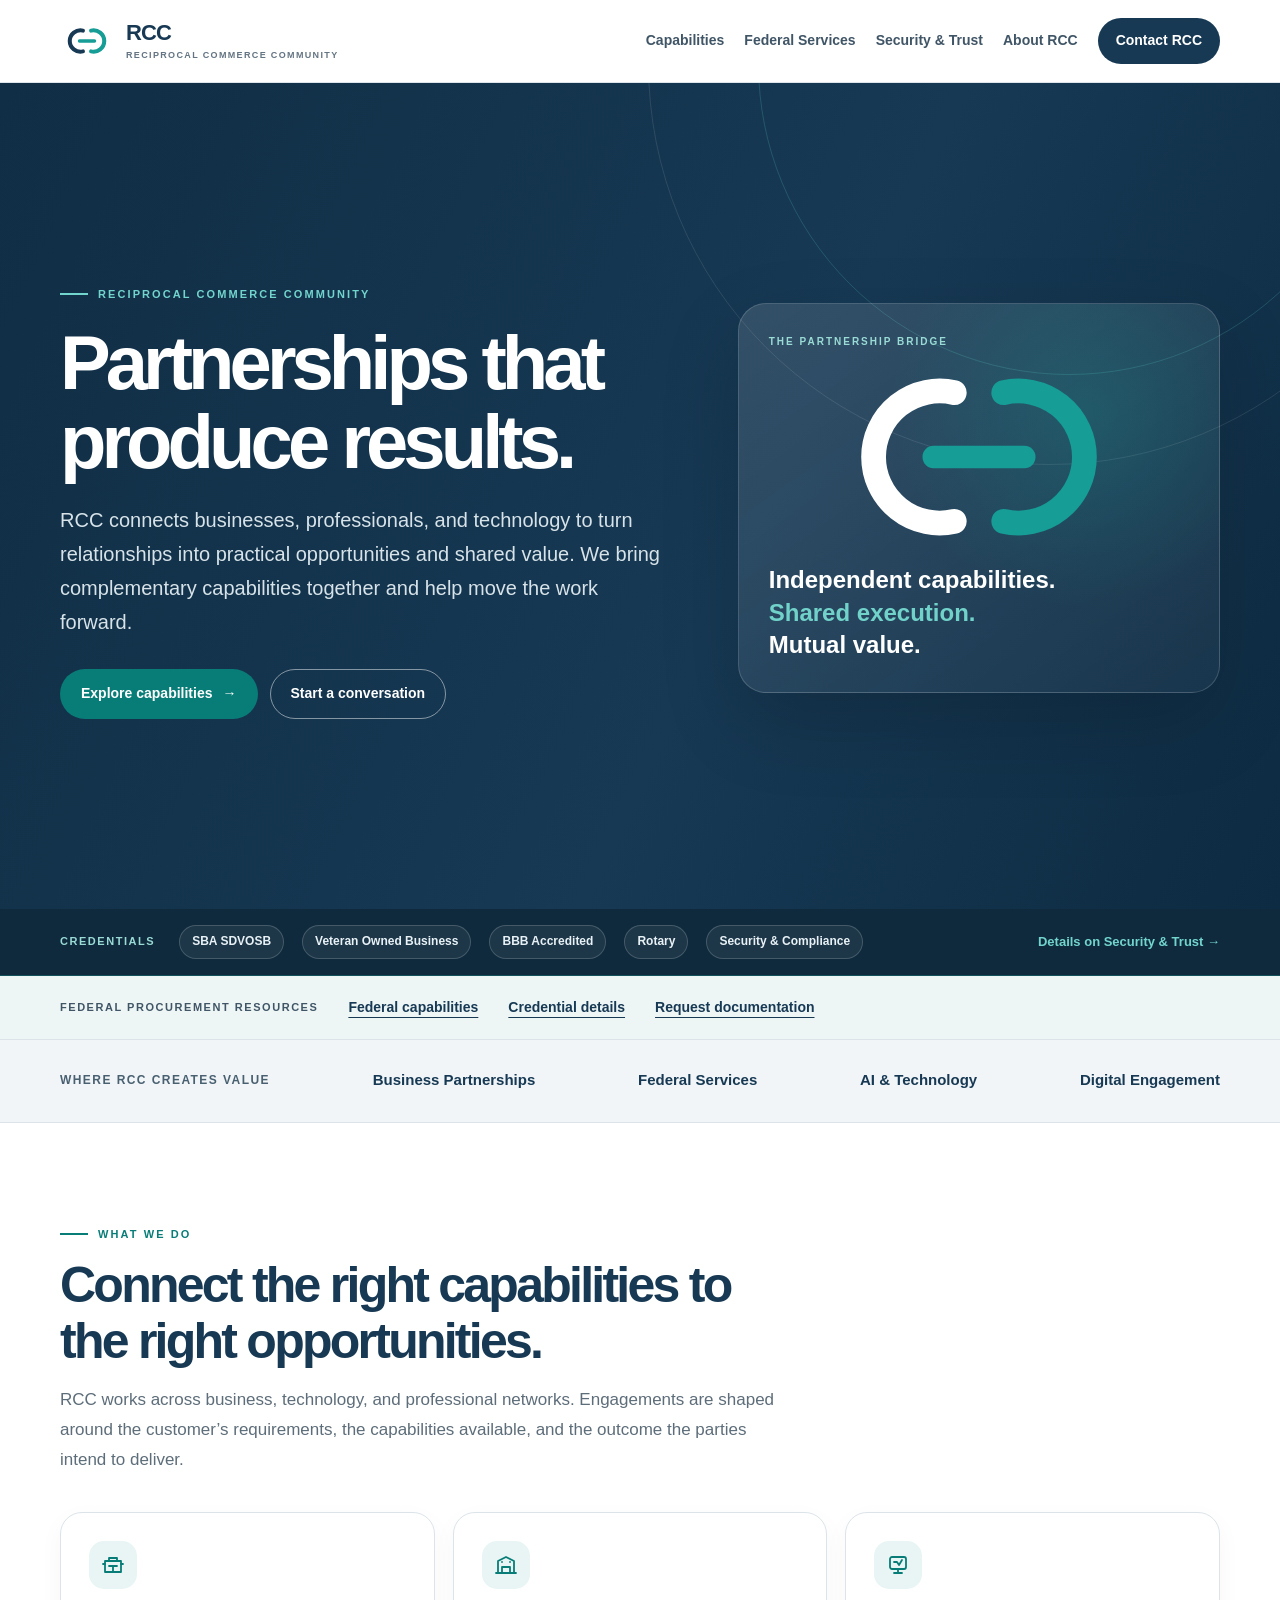
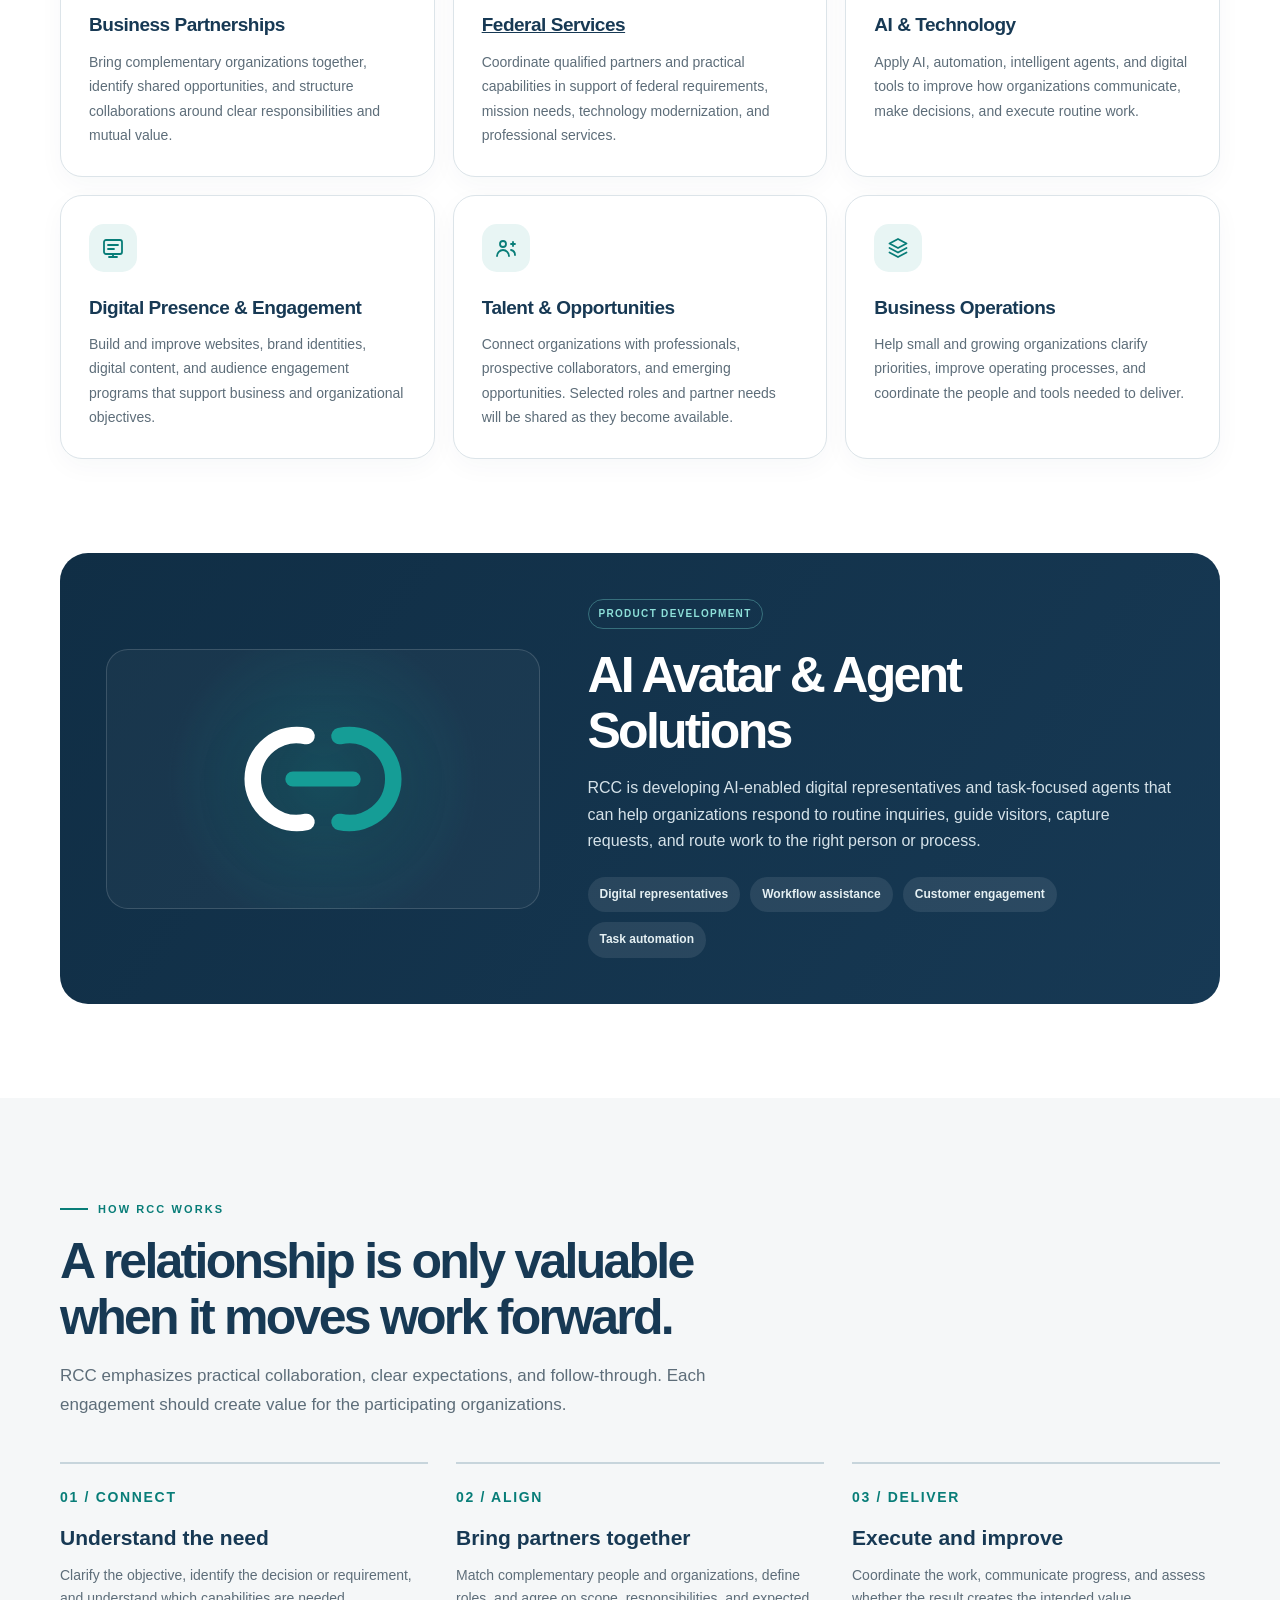
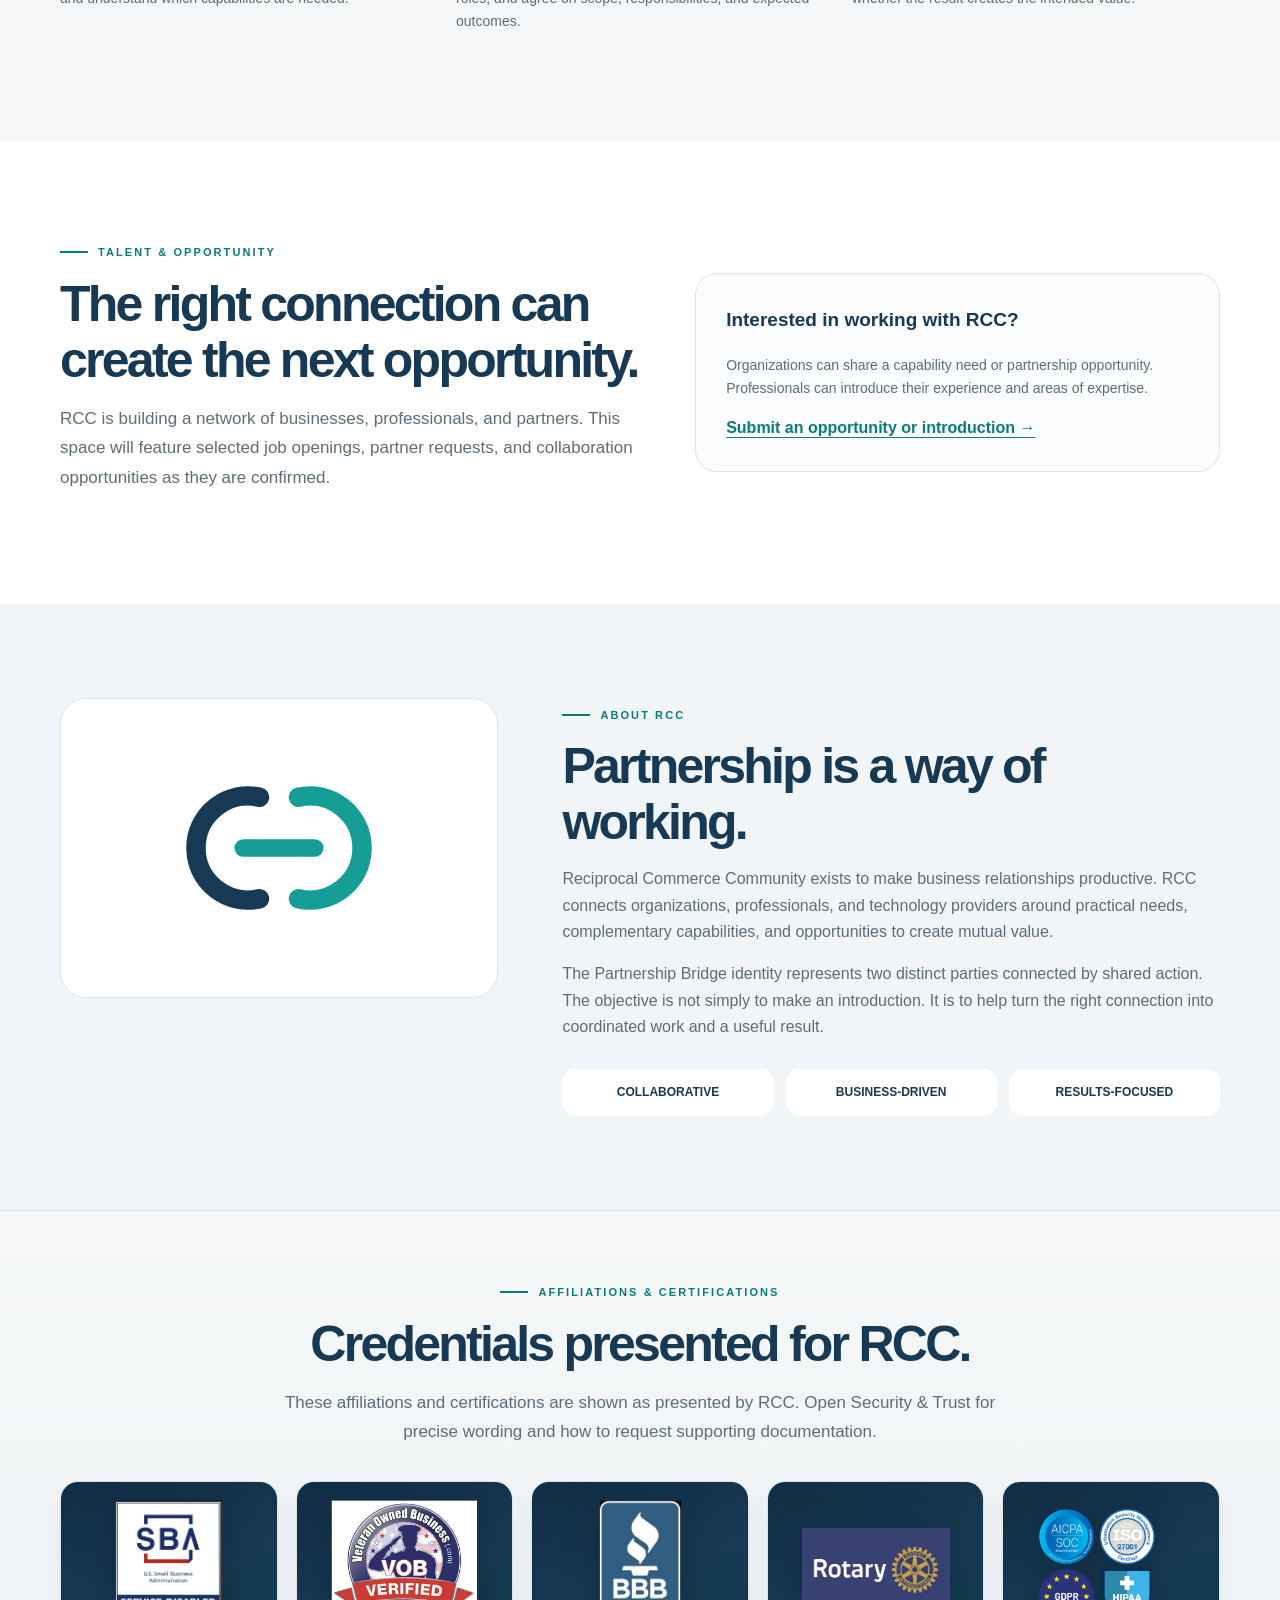
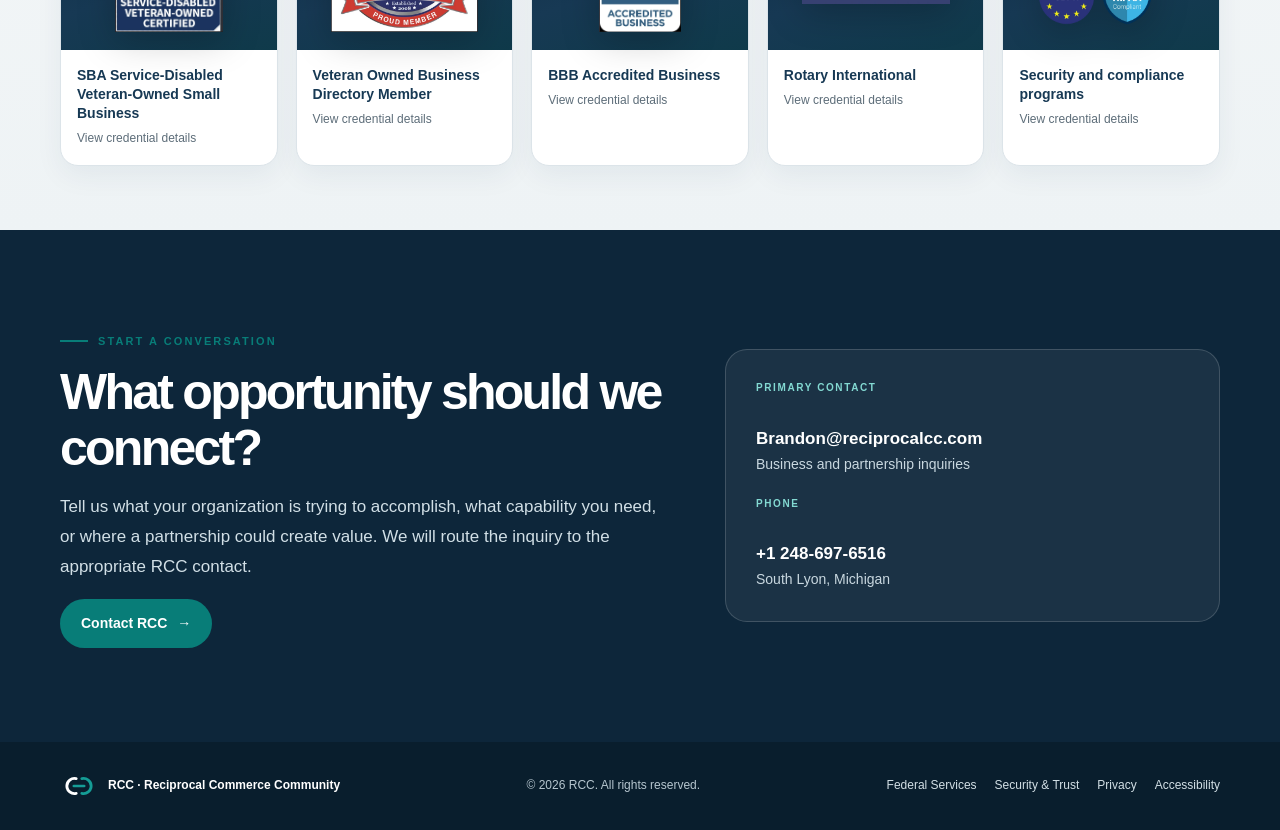
<file: index.html>
<!doctype html><html lang="en"><head><meta charset="utf-8" /><meta name="viewport" content="width=device-width, initial-scale=1" /><meta name="theme-color" content="#173954" /><title>Reciprocal Commerce Community | RCC</title>
<meta property="og:image" content="assets/brand/rcc-partnership-bridge.svg" />
<link rel="canonical" href="https://reciprocalcc.vercel.app/" /><meta name="description" content="RCC connects business, technology, and professional capabilities with commercial and federal requirements." /><meta property="og:title" content="Reciprocal Commerce Community | RCC" /><meta property="og:type" content="website" /><meta property="og:description" content="RCC connects business, technology, and professional capabilities with commercial and federal requirements." /><link rel="icon" href="assets/brand/favicon.svg" type="image/svg+xml" /><link rel="stylesheet" href="assets/site.css" /><script src="assets/site.js" defer></script></head><body><a class="skip-link" href="#main-content">Skip to content</a><header class="site-header"><div class="container nav"><a class="brand-lockup" href="index.html" aria-label="RCC home"><img src="assets/brand/rcc-partnership-bridge.svg" width="54" height="40" alt="" /><span class="brand-copy"><strong>RCC</strong><span>RECIPROCAL COMMERCE COMMUNITY</span></span></a><button class="menu-toggle" type="button" aria-expanded="false" aria-controls="primary-nav">Menu</button><nav class="nav-links" id="primary-nav" aria-label="Primary navigation"><a href="index.html#capabilities">Capabilities</a><a href="federal-services.html">Federal Services</a><a href="security-trust.html">Security &amp; Trust</a><a href="index.html#about">About RCC</a><a class="nav-cta" href="index.html#contact">Contact RCC</a></nav></div></header><main id="main-content" tabindex="-1">
    <section class="hero" aria-labelledby="hero-title">
      <div class="container hero-grid">
        <div>
          <div class="eyebrow">Reciprocal Commerce Community</div>
          <h1 id="hero-title">Partnerships that produce results.</h1>
          <p class="hero-lede">RCC connects businesses, professionals, and technology to turn relationships into practical opportunities and shared value. We bring complementary capabilities together and help move the work forward.</p>
          <div class="actions">
            <a class="button button-primary" href="#capabilities">Explore capabilities <span aria-hidden="true">→</span></a>
            <a class="button button-outline" href="#contact">Start a conversation</a>
          </div>
        </div>
        <aside class="hero-panel" aria-label="RCC partnership philosophy">
          <div class="panel-label">The Partnership Bridge</div>
          <img class="hero-symbol" src="assets/brand/rcc-partnership-bridge-dark.svg" alt="Two connected C forms representing partnership" />
          <div class="panel-statement">Independent capabilities.<br /><span>Shared execution.</span><br />Mutual value.</div>
        </aside>
      </div>
    </section>
<div class="cred-strip" aria-label="Credentials overview">
      <div class="container cred-strip-inner">
        <span class="cred-strip-label">Credentials</span>
        <a class="cred-chip" href="security-trust.html#claim-sba-sdvosb">SBA SDVOSB</a><a class="cred-chip" href="security-trust.html#claim-vob">Veteran Owned Business</a><a class="cred-chip" href="security-trust.html#claim-bbb">BBB Accredited</a><a class="cred-chip" href="security-trust.html#claim-rotary">Rotary</a><a class="cred-chip" href="security-trust.html#claim-security-programs">Security & Compliance</a>
        <a class="cred-strip-more" href="security-trust.html#credentials">Details on Security &amp; Trust →</a>
      </div>
    </div>
<div class="readiness-strip" aria-label="Federal procurement resources"><div class="container readiness-inner"><strong>Federal procurement resources</strong><a href="federal-services.html">Federal capabilities</a><a href="security-trust.html#credentials">Credential details</a><a href="security-trust.html#documents">Request documentation</a></div></div>    <div class="proof-strip">
      <div class="container proof-inner">
        <span>Where RCC creates value</span>
        <strong>Business Partnerships</strong>
        <strong>Federal Services</strong>
        <strong>AI &amp; Technology</strong>
        <strong>Digital Engagement</strong>
      </div>
    </div>

    <section id="capabilities" aria-labelledby="capabilities-title">
      <div class="container">
        <div class="section-head">
          <div class="eyebrow">What we do</div>
          <h2 id="capabilities-title">Connect the right capabilities to the right opportunities.</h2>
          <p class="section-lede">RCC works across business, technology, and professional networks. Engagements are shaped around the customer’s requirements, the capabilities available, and the outcome the parties intend to deliver.</p>
        </div>
        <div class="capabilities">
          <article class="capability">
            <div class="cap-icon"><svg viewBox="0 0 24 24" aria-hidden="true"><path d="M4 8h16v11H4zM8 8V5h8v3M8 13h8M12 13v6"/><path d="M2 11h2m16 0h2"/></svg></div>
            <h3>Business Partnerships</h3>
            <p>Bring complementary organizations together, identify shared opportunities, and structure collaborations around clear responsibilities and mutual value.</p>
          </article>
          <article class="capability">
            <div class="cap-icon"><svg viewBox="0 0 24 24" aria-hidden="true"><path d="M4 20V8l8-4 8 4v12M2 20h20M8 20v-6h8v6M8 9h.01M16 9h.01"/></svg></div>
            <h3><a href="federal-services.html">Federal Services</a></h3>
            <p>Coordinate qualified partners and practical capabilities in support of federal requirements, mission needs, technology modernization, and professional services.</p>
          </article>
          <article class="capability">
            <div class="cap-icon"><svg viewBox="0 0 24 24" aria-hidden="true"><rect x="4" y="4" width="16" height="12" rx="2"/><path d="M8 20h8M12 16v4M8 9h3l2 3 3-5"/></svg></div>
            <h3>AI &amp; Technology</h3>
            <p>Apply AI, automation, intelligent agents, and digital tools to improve how organizations communicate, make decisions, and execute routine work.</p>
          </article>
          <article class="capability">
            <div class="cap-icon"><svg viewBox="0 0 24 24" aria-hidden="true"><rect x="3" y="4" width="18" height="14" rx="2"/><path d="M8 21h8M12 18v3M7 9h10M7 13h6"/></svg></div>
            <h3>Digital Presence &amp; Engagement</h3>
            <p>Build and improve websites, brand identities, digital content, and audience engagement programs that support business and organizational objectives.</p>
          </article>
          <article class="capability">
            <div class="cap-icon"><svg viewBox="0 0 24 24" aria-hidden="true"><circle cx="9" cy="8" r="3"/><path d="M3 20c0-3.3 2.7-6 6-6s6 2.7 6 6M17 8h4m-2-2v4M17 14c2.2.5 4 2.5 4 5"/></svg></div>
            <h3>Talent &amp; Opportunities</h3>
            <p>Connect organizations with professionals, prospective collaborators, and emerging opportunities. Selected roles and partner needs will be shared as they become available.</p>
          </article>
          <article class="capability">
            <div class="cap-icon"><svg viewBox="0 0 24 24" aria-hidden="true"><path d="M12 3 3.5 7.5 12 12l8.5-4.5L12 3Z"/><path d="m3.5 12 8.5 4.5 8.5-4.5M3.5 16.5 12 21l8.5-4.5"/></svg></div>
            <h3>Business Operations</h3>
            <p>Help small and growing organizations clarify priorities, improve operating processes, and coordinate the people and tools needed to deliver.</p>
          </article>
        </div>
      </div>
    </section>

    <div class="product-band" id="product">
      <div class="container">
        <div class="product-card">
          <div class="product-visual"><img src="assets/brand/rcc-partnership-bridge-dark.svg" alt="RCC Partnership Bridge symbol" /></div>
          <div>
            <span class="status">Product development</span>
            <h2>AI Avatar &amp; Agent Solutions</h2>
            <p>RCC is developing AI-enabled digital representatives and task-focused agents that can help organizations respond to routine inquiries, guide visitors, capture requests, and route work to the right person or process.</p>
            <div class="product-points"><span>Digital representatives</span><span>Workflow assistance</span><span>Customer engagement</span><span>Task automation</span></div>
          </div>
        </div>
      </div>
    </div>

    <section class="process" id="how-we-work" aria-labelledby="process-title">
      <div class="container">
        <div class="section-head">
          <div class="eyebrow">How RCC works</div>
          <h2 id="process-title">A relationship is only valuable when it moves work forward.</h2>
          <p class="section-lede">RCC emphasizes practical collaboration, clear expectations, and follow-through. Each engagement should create value for the participating organizations.</p>
        </div>
        <div class="process-grid">
          <article class="process-step"><div class="number">01 / CONNECT</div><h3>Understand the need</h3><p>Clarify the objective, identify the decision or requirement, and understand which capabilities are needed.</p></article>
          <article class="process-step"><div class="number">02 / ALIGN</div><h3>Bring partners together</h3><p>Match complementary people and organizations, define roles, and agree on scope, responsibilities, and expected outcomes.</p></article>
          <article class="process-step"><div class="number">03 / DELIVER</div><h3>Execute and improve</h3><p>Coordinate the work, communicate progress, and assess whether the result creates the intended value.</p></article>
        </div>
      </div>
    </section>

    <section id="opportunities" aria-labelledby="opportunities-title">
      <div class="container opportunities">
        <div>
          <div class="eyebrow">Talent &amp; opportunity</div>
          <h2 id="opportunities-title">The right connection can create the next opportunity.</h2>
          <p class="section-lede">RCC is building a network of businesses, professionals, and partners. This space will feature selected job openings, partner requests, and collaboration opportunities as they are confirmed.</p>
        </div>
        <aside class="opportunity-panel">
          <h3>Interested in working with RCC?</h3>
          <p>Organizations can share a capability need or partnership opportunity. Professionals can introduce their experience and areas of expertise.</p>
          <a href="mailto:Brandon@reciprocalcc.com?subject=RCC%20Talent%20and%20Opportunity%20Inquiry">Submit an opportunity or introduction →</a>
        </aside>
      </div>
    </section>

    <section class="about" id="about" aria-labelledby="about-title">
      <div class="container about-grid">
        <div class="about-mark"><img src="assets/brand/rcc-partnership-bridge.svg" alt="RCC Partnership Bridge logo" /></div>
        <div class="about-copy">
          <div class="eyebrow">About RCC</div>
          <h2 id="about-title">Partnership is a way of working.</h2>
          <p>Reciprocal Commerce Community exists to make business relationships productive. RCC connects organizations, professionals, and technology providers around practical needs, complementary capabilities, and opportunities to create mutual value.</p>
          <p>The Partnership Bridge identity represents two distinct parties connected by shared action. The objective is not simply to make an introduction. It is to help turn the right connection into coordinated work and a useful result.</p>
          <div class="about-values"><div>COLLABORATIVE</div><div>BUSINESS-DRIVEN</div><div>RESULTS-FOCUSED</div></div>
        </div>
      </div>
    </section>

    <section class="affiliations" id="affiliations" aria-labelledby="affiliations-title">
      <div class="container">
        <div class="section-head">
          <div class="eyebrow">Affiliations &amp; certifications</div>
          <h2 id="affiliations-title">Credentials presented for RCC.</h2>
          <p class="section-lede">These affiliations and certifications are shown as presented by RCC. Open Security &amp; Trust for precise wording and how to request supporting documentation.</p>
        </div>
        <ul class="affiliation-grid">
          <li>
          <a class="affiliation-card" href="security-trust.html#claim-sba-sdvosb">
            <div class="affiliation-media"><img src="assets/badges/sba-sdvosb-certified.webp" alt="U.S. Small Business Administration: Service-Disabled Veteran-Owned Certified" loading="lazy" decoding="async" /></div>
            <div class="affiliation-body"><strong>SBA Service-Disabled Veteran-Owned Small Business</strong><span>View credential details</span></div>
          </a>
        </li><li>
          <a class="affiliation-card" href="security-trust.html#claim-vob">
            <div class="affiliation-media"><img src="assets/badges/vob-verified-member.webp" alt="Veteran Owned Business directory: Verified Proud Member" loading="lazy" decoding="async" /></div>
            <div class="affiliation-body"><strong>Veteran Owned Business Directory Member</strong><span>View credential details</span></div>
          </a>
        </li><li>
          <a class="affiliation-card" href="security-trust.html#claim-bbb">
            <div class="affiliation-media"><img src="assets/badges/bbb-accredited.webp" alt="BBB Accredited Business" loading="lazy" decoding="async" /></div>
            <div class="affiliation-body"><strong>BBB Accredited Business</strong><span>View credential details</span></div>
          </a>
        </li><li>
          <a class="affiliation-card" href="security-trust.html#claim-rotary">
            <div class="affiliation-media"><img src="assets/badges/rotary.webp" alt="Rotary International" loading="lazy" decoding="async" /></div>
            <div class="affiliation-body"><strong>Rotary International</strong><span>View credential details</span></div>
          </a>
        </li><li>
          <a class="affiliation-card wide" href="security-trust.html#claim-security-programs">
            <div class="affiliation-media"><img src="assets/badges/security-compliance.webp" alt="AICPA SOC; ISO 27001 Information Security Management; GDPR; HIPAA Compliant" loading="lazy" decoding="async" /></div>
            <div class="affiliation-body"><strong>Security and compliance programs</strong><span>View credential details</span></div>
          </a>
        </li>
        </ul>
      </div>
    </section>
<section class="contact" id="contact" aria-labelledby="contact-title">
      <div class="container contact-grid">
        <div>
          <div class="eyebrow">Start a conversation</div>
          <h2 id="contact-title">What opportunity should we connect?</h2>
          <p class="section-lede">Tell us what your organization is trying to accomplish, what capability you need, or where a partnership could create value. We will route the inquiry to the appropriate RCC contact.</p>
          <a class="button button-primary" href="mailto:Brandon@reciprocalcc.com?subject=RCC%20Partnership%20Inquiry">Contact RCC <span aria-hidden="true">→</span></a>
        </div>
        <aside class="contact-card">
          <p class="contact-label">Primary contact</p>
          <a href="mailto:Brandon@reciprocalcc.com">Brandon@reciprocalcc.com</a>
          <p>Business and partnership inquiries</p>
          <p class="contact-label">Phone</p>
          <a href="tel:+12486976516">+1 248-697-6516</a>
          <p>South Lyon, Michigan</p>
        </aside>
      </div>
    </section>

    
  </main><footer><div class="container footer-inner"><div class="footer-brand"><img src="assets/brand/rcc-partnership-bridge-dark.svg" width="38" height="28" alt="" /> RCC · Reciprocal Commerce Community</div><div>© <span id="year">2026</span> RCC. All rights reserved.</div><nav class="footer-links" aria-label="Footer navigation"><a href="federal-services.html">Federal Services</a><a href="security-trust.html">Security &amp; Trust</a><a href="privacy.html">Privacy</a><a href="accessibility.html">Accessibility</a></nav></div></footer></body></html>
</file>
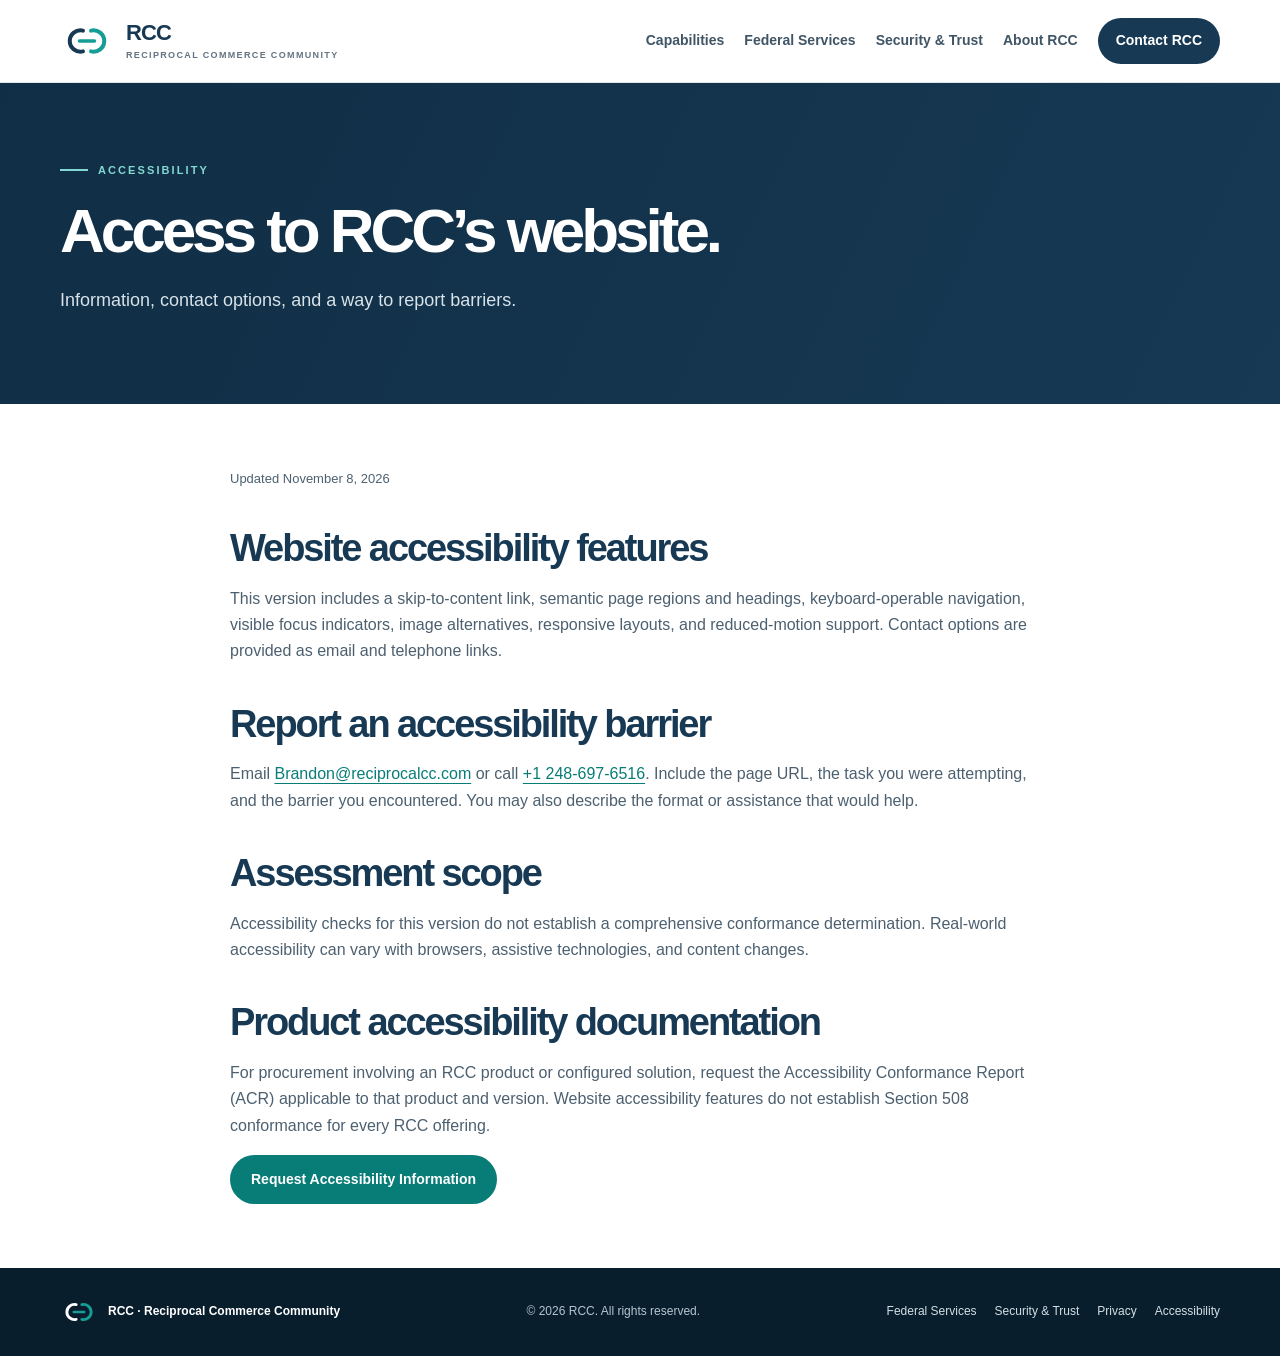
<file: accessibility.html>
<!doctype html><html lang="en"><head><meta charset="utf-8" /><meta name="viewport" content="width=device-width, initial-scale=1" /><meta name="theme-color" content="#173954" /><title>Accessibility | RCC</title><meta name="description" content="Learn about RCC website accessibility features and how to request assistance or product accessibility information." /><meta property="og:title" content="Accessibility | RCC" /><meta property="og:description" content="Learn about RCC website accessibility features and how to request assistance or product accessibility information." /><meta property="og:image" content="assets/brand/rcc-partnership-bridge.svg" /><link rel="icon" href="assets/brand/favicon.svg" type="image/svg+xml" /><link rel="stylesheet" href="assets/site.css" /><script src="assets/site.js" defer></script></head><body><a class="skip-link" href="#main-content">Skip to content</a><header class="site-header"><div class="container nav"><a class="brand-lockup" href="index.html" aria-label="RCC home"><img src="assets/brand/rcc-partnership-bridge.svg" width="54" height="40" alt="" /><span class="brand-copy"><strong>RCC</strong><span>RECIPROCAL COMMERCE COMMUNITY</span></span></a><button class="menu-toggle" type="button" aria-expanded="false" aria-controls="primary-nav">Menu</button><nav class="nav-links" id="primary-nav" aria-label="Primary navigation"><a href="index.html#capabilities">Capabilities</a><a href="federal-services.html">Federal Services</a><a href="security-trust.html">Security &amp; Trust</a><a href="index.html#about">About RCC</a><a class="nav-cta" href="index.html#contact">Contact RCC</a></nav></div></header><main id="main-content" tabindex="-1"><section class="page-hero"><div class="container"><div class="eyebrow">Accessibility</div><h1>Access to RCC’s website.</h1><p>Information, contact options, and a way to report barriers.</p></div></section><section class="content-section"><div class="container reading"><p class="page-date">Updated November 8, 2026</p><h2>Website accessibility features</h2><p>This version includes a skip-to-content link, semantic page regions and headings, keyboard-operable navigation, visible focus indicators, image alternatives, responsive layouts, and reduced-motion support. Contact options are provided as email and telephone links.</p><h2>Report an accessibility barrier</h2><p>Email <a href="mailto:Brandon@reciprocalcc.com?subject=RCC%20Accessibility%20Support">Brandon@reciprocalcc.com</a> or call <a href="tel:+12486976516">+1 248-697-6516</a>. Include the page URL, the task you were attempting, and the barrier you encountered. You may also describe the format or assistance that would help.</p><h2>Assessment scope</h2><p>Accessibility checks for this version do not establish a comprehensive conformance determination. Real-world accessibility can vary with browsers, assistive technologies, and content changes.</p><h2>Product accessibility documentation</h2><p>For procurement involving an RCC product or configured solution, request the Accessibility Conformance Report (ACR) applicable to that product and version. Website accessibility features do not establish Section 508 conformance for every RCC offering.</p><a class="button button-primary" href="mailto:Brandon@reciprocalcc.com?subject=RCC%20Accessibility%20Documentation%20Request">Request Accessibility Information</a></div></section></main><footer><div class="container footer-inner"><div class="footer-brand"><img src="assets/brand/rcc-partnership-bridge-dark.svg" width="38" height="28" alt="" /> RCC · Reciprocal Commerce Community</div><div>© <span id="year">2026</span> RCC. All rights reserved.</div><nav class="footer-links" aria-label="Footer navigation"><a href="federal-services.html">Federal Services</a><a href="security-trust.html">Security &amp; Trust</a><a href="privacy.html">Privacy</a><a href="accessibility.html">Accessibility</a></nav></div></footer></body></html>
</file>
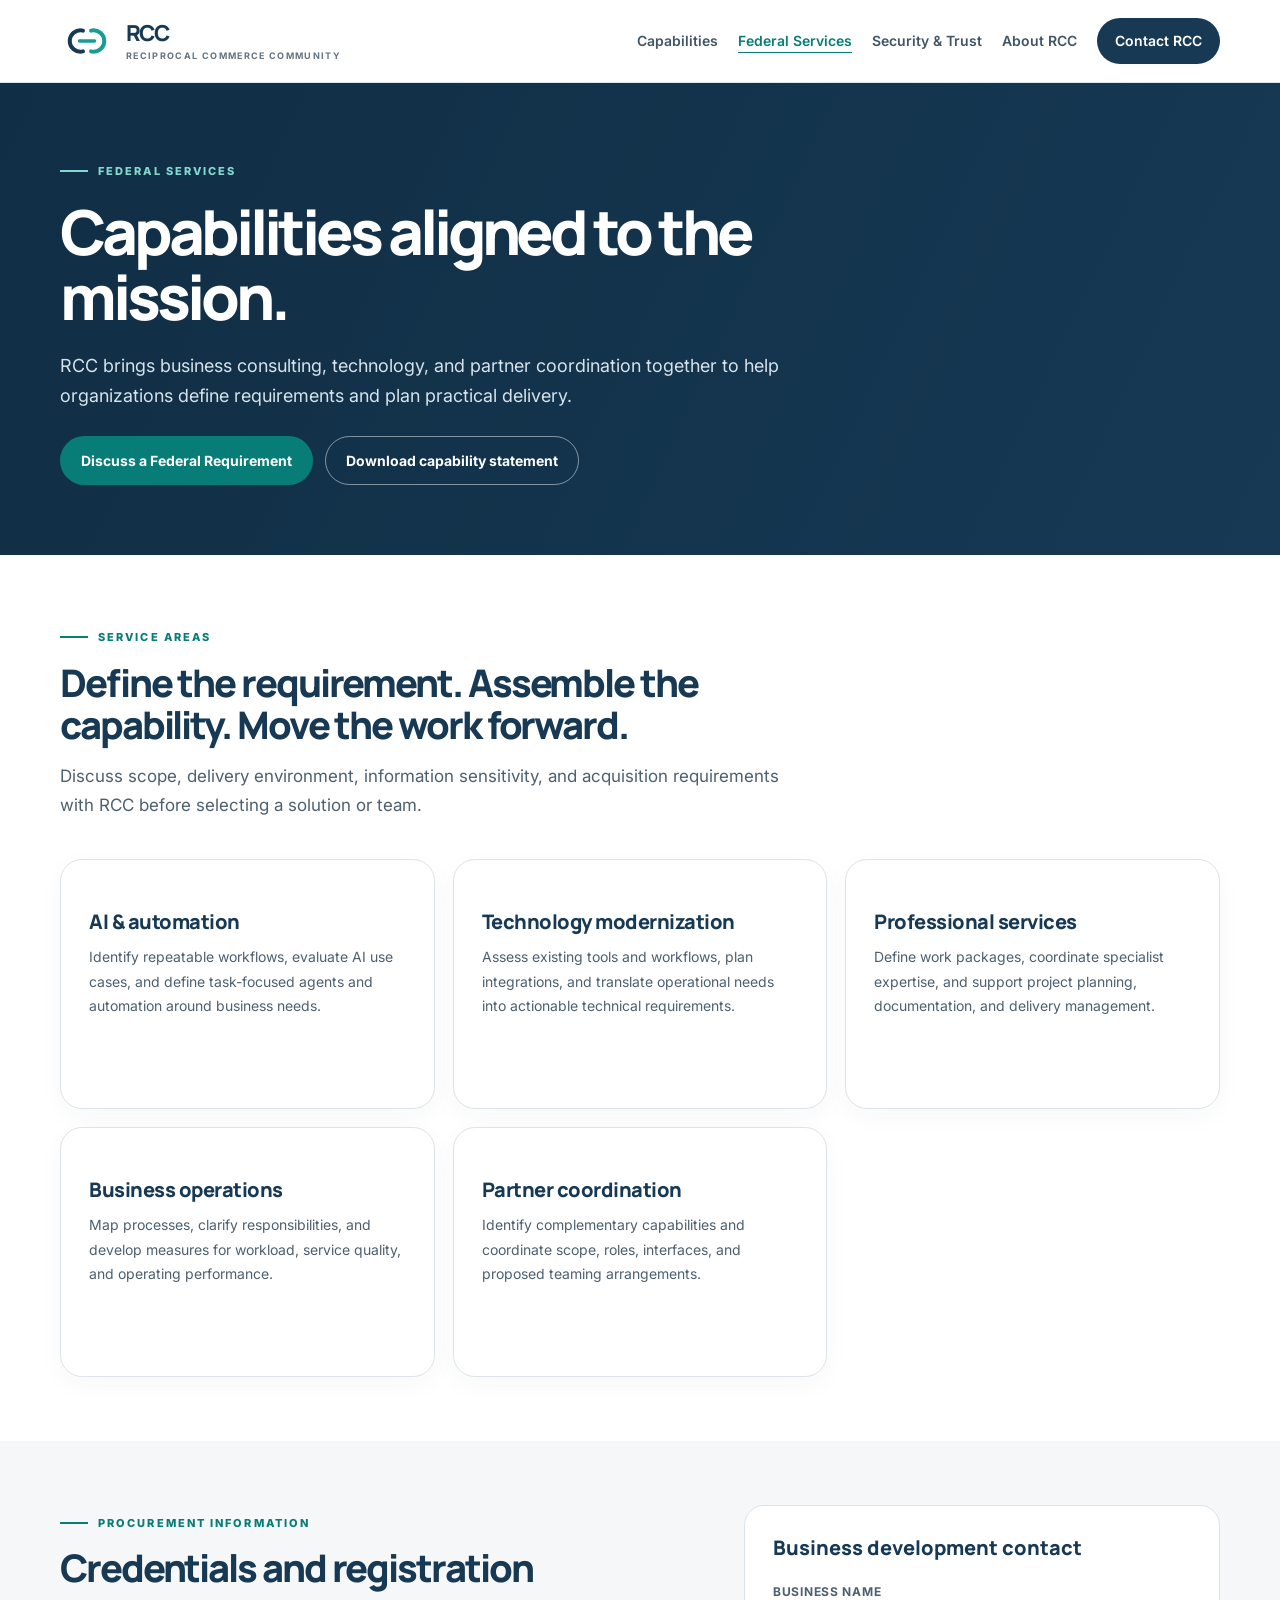
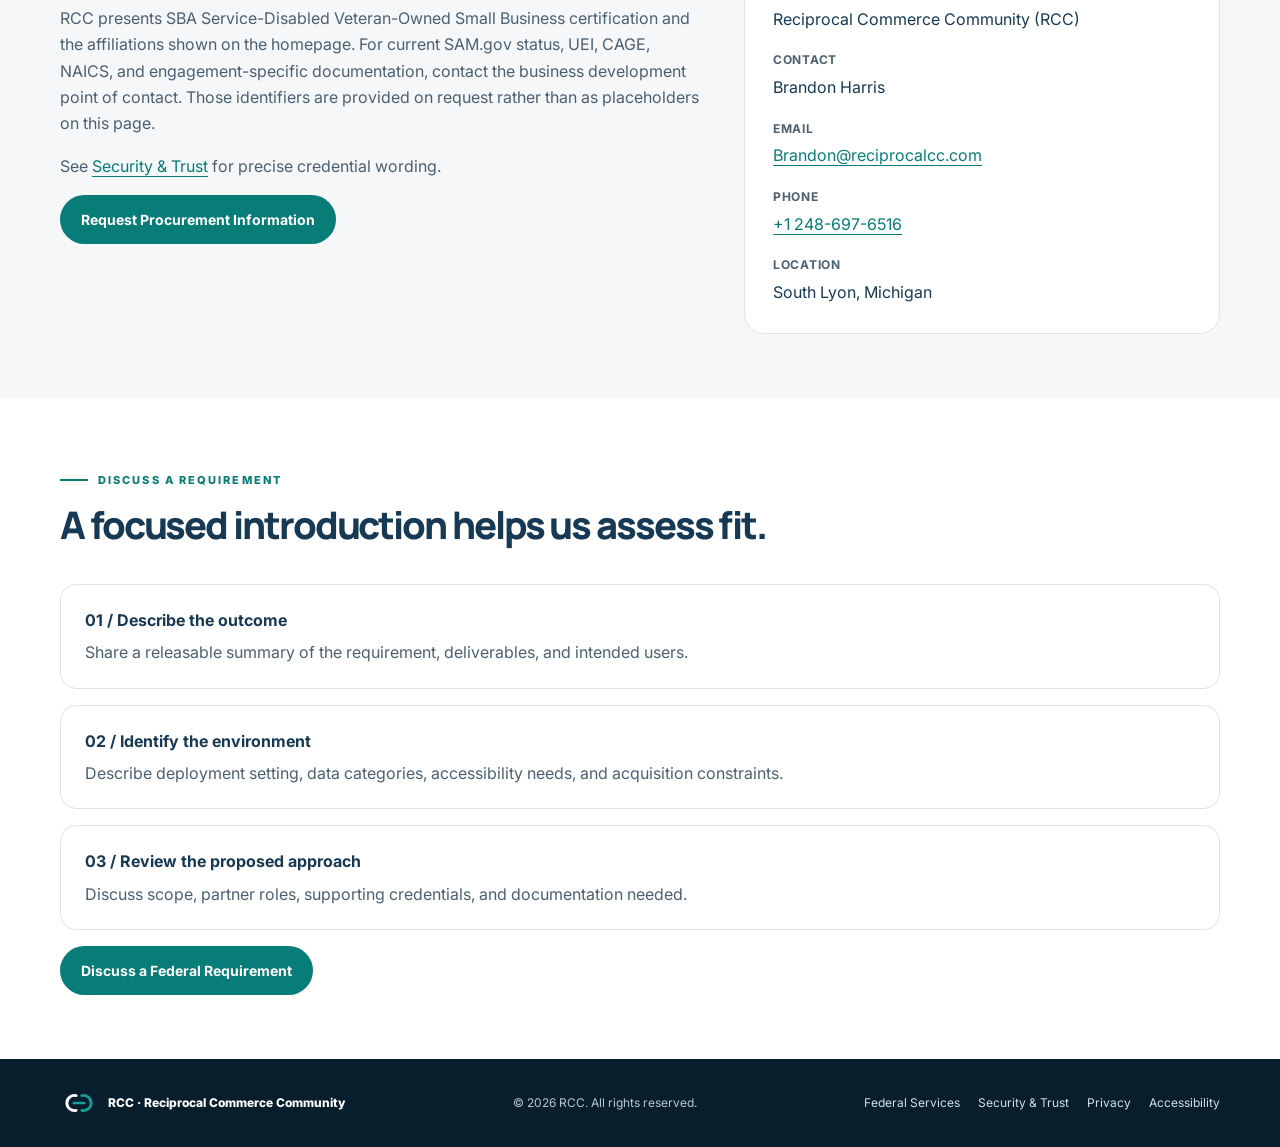
<file: federal-services.html>
<!doctype html>
<html lang="en">
<head>
  <meta charset="utf-8" />
  <meta name="viewport" content="width=device-width, initial-scale=1" />
  <meta name="theme-color" content="#173954" />
  <title>Federal Services | RCC</title>
  <meta name="description" content="RCC federal service capabilities: AI and automation, technology modernization, professional services, business operations, and partner coordination." />
  <meta property="og:type" content="website" />
  <meta property="og:title" content="Federal Services | RCC" />
  <meta property="og:description" content="RCC federal service capabilities for procurement and teaming discussions." />
  <meta property="og:image" content="assets/brand/rcc-partnership-bridge.svg" />
  <link rel="canonical" href="https://reciprocalcc.vercel.app/federal-services.html" />
  <link rel="icon" href="assets/brand/favicon.svg" type="image/svg+xml" />
  <link rel="preconnect" href="https://fonts.googleapis.com" />
  <link rel="preconnect" href="https://fonts.gstatic.com" crossorigin />
  <link href="https://fonts.googleapis.com/css2?family=Manrope:wght@400;500;600;700;800&family=Inter:wght@400;500;600;700&display=swap" rel="stylesheet" />
  <link rel="stylesheet" href="assets/site.css" />
  <script src="assets/site.js" defer></script>
</head>
<body>
  <a class="skip-link" href="#main-content">Skip to content</a>
  <header class="site-header">
    <div class="container nav">
      <a class="brand-lockup" href="index.html" aria-label="RCC home"><img src="assets/brand/rcc-partnership-bridge.svg" width="54" height="40" alt="" /><span class="brand-copy"><strong>RCC</strong><span>RECIPROCAL COMMERCE COMMUNITY</span></span></a>
      <button class="menu-toggle" type="button" aria-expanded="false" aria-controls="primary-nav">Menu</button>
      <nav class="nav-links" id="primary-nav" aria-label="Primary navigation">
        <a href="index.html#capabilities">Capabilities</a>
        <a href="federal-services.html" aria-current="page">Federal Services</a>
        <a href="security-trust.html">Security &amp; Trust</a>
        <a href="index.html#about">About RCC</a>
        <a class="nav-cta" href="index.html#contact">Contact RCC</a>
      </nav>
    </div>
  </header>
  <main id="main-content" tabindex="-1">
    <section class="page-hero">
      <div class="container">
        <div class="eyebrow">Federal Services</div>
        <h1>Capabilities aligned to the mission.</h1>
        <p>RCC brings business consulting, technology, and partner coordination together to help organizations define requirements and plan practical delivery.</p>
        <div class="actions">
          <a class="button button-primary" href="mailto:Brandon@reciprocalcc.com?subject=RCC%20Federal%20Requirement%20Inquiry">Discuss a Federal Requirement</a>
          <a class="button button-outline" href="assets/docs/rcc-capability-statement.pdf">Download capability statement</a>
        </div>
      </div>
    </section>
    <section class="content-section">
      <div class="container">
        <div class="section-head">
          <div class="eyebrow">Service areas</div>
          <h2>Define the requirement. Assemble the capability. Move the work forward.</h2>
          <p class="section-lede">Discuss scope, delivery environment, information sensitivity, and acquisition requirements with RCC before selecting a solution or team.</p>
        </div>
        <div class="capabilities">
          <article class="capability"><h3>AI &amp; automation</h3><p>Identify repeatable workflows, evaluate AI use cases, and define task-focused agents and automation around business needs.</p></article>
          <article class="capability"><h3>Technology modernization</h3><p>Assess existing tools and workflows, plan integrations, and translate operational needs into actionable technical requirements.</p></article>
          <article class="capability"><h3>Professional services</h3><p>Define work packages, coordinate specialist expertise, and support project planning, documentation, and delivery management.</p></article>
          <article class="capability"><h3>Business operations</h3><p>Map processes, clarify responsibilities, and develop measures for workload, service quality, and operating performance.</p></article>
          <article class="capability"><h3>Partner coordination</h3><p>Identify complementary capabilities and coordinate scope, roles, interfaces, and proposed teaming arrangements.</p></article>
        </div>
      </div>
    </section>
    <section class="content-section tinted">
      <div class="container two-column">
        <div>
          <div class="eyebrow">Procurement information</div>
          <h2>Credentials and registration</h2>
          <p>RCC presents SBA Service-Disabled Veteran-Owned Small Business certification and the affiliations shown on the homepage. For current SAM.gov status, UEI, CAGE, NAICS, and engagement-specific documentation, contact the business development point of contact. Those identifiers are provided on request rather than as placeholders on this page.</p>
          <p>See <a href="security-trust.html#credentials">Security &amp; Trust</a> for precise credential wording.</p>
          <a class="button button-primary" href="mailto:Brandon@reciprocalcc.com?subject=RCC%20Procurement%20Information%20Request">Request Procurement Information</a>
        </div>
        <aside class="info-card">
          <h3>Business development contact</h3>
          <dl>
            <dt>Business name</dt><dd>Reciprocal Commerce Community (RCC)</dd>
            <dt>Contact</dt><dd>Brandon Harris</dd>
            <dt>Email</dt><dd><a href="mailto:Brandon@reciprocalcc.com">Brandon@reciprocalcc.com</a></dd>
            <dt>Phone</dt><dd><a href="tel:+12486976516">+1 248-697-6516</a></dd>
            <dt>Location</dt><dd>South Lyon, Michigan</dd>
          </dl>
        </aside>
      </div>
    </section>
    <section class="content-section">
      <div class="container">
        <div class="section-head">
          <div class="eyebrow">Discuss a requirement</div>
          <h2>A focused introduction helps us assess fit.</h2>
        </div>
        <ol class="step-list">
          <li><strong>01 / Describe the outcome</strong> Share a releasable summary of the requirement, deliverables, and intended users.</li>
          <li><strong>02 / Identify the environment</strong> Describe deployment setting, data categories, accessibility needs, and acquisition constraints.</li>
          <li><strong>03 / Review the proposed approach</strong> Discuss scope, partner roles, supporting credentials, and documentation needed.</li>
        </ol>
        <a class="button button-primary" href="mailto:Brandon@reciprocalcc.com?subject=RCC%20Federal%20Requirement%20Inquiry">Discuss a Federal Requirement</a>
      </div>
    </section>
  </main>
  <footer>
    <div class="container footer-inner">
      <div class="footer-brand"><img src="assets/brand/rcc-partnership-bridge-dark.svg" width="38" height="28" alt="" /> RCC · Reciprocal Commerce Community</div>
      <div>© <span id="year">2026</span> RCC. All rights reserved.</div>
      <nav class="footer-links" aria-label="Footer navigation">
        <a href="federal-services.html" aria-current="page">Federal Services</a>
        <a href="security-trust.html">Security &amp; Trust</a>
        <a href="privacy.html">Privacy</a>
        <a href="accessibility.html">Accessibility</a>
      </nav>
    </div>
  </footer>
</body>
</html>
</file>
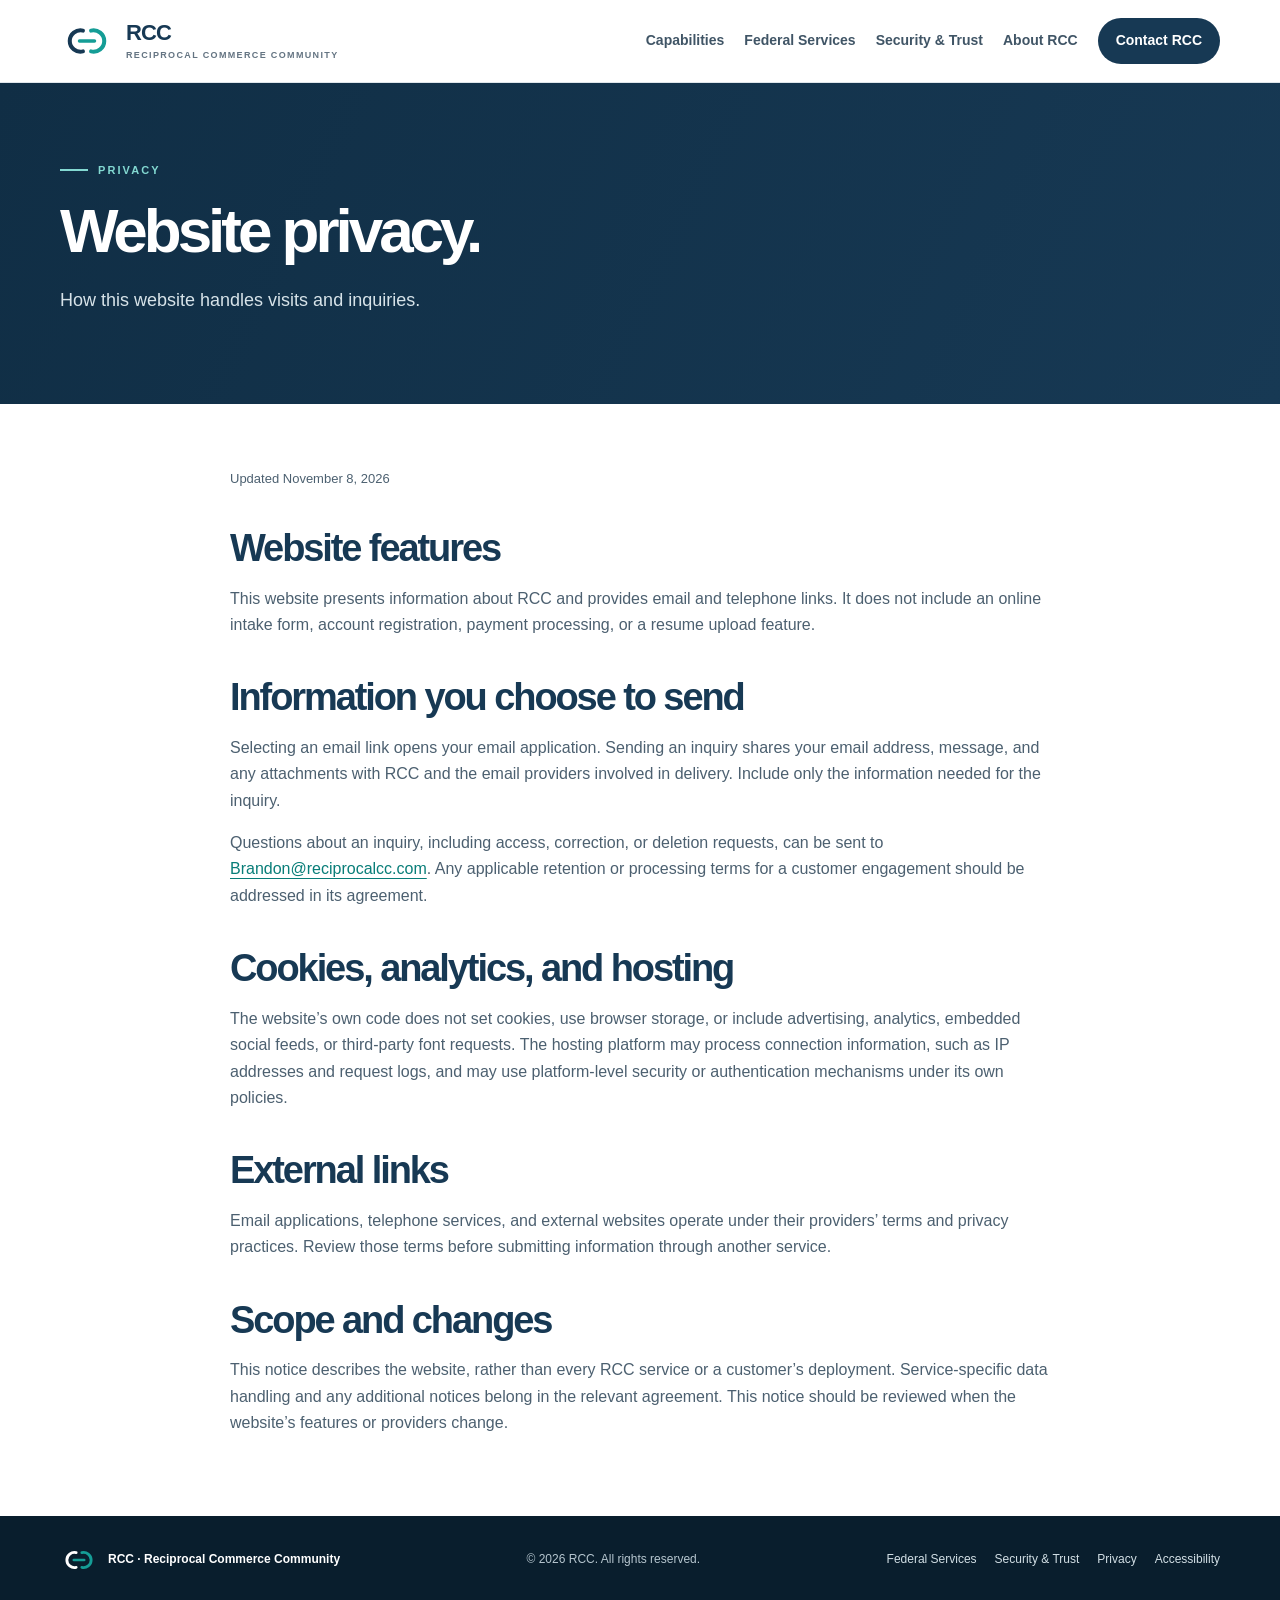
<file: privacy.html>
<!doctype html><html lang="en"><head><meta charset="utf-8" /><meta name="viewport" content="width=device-width, initial-scale=1" /><meta name="theme-color" content="#173954" /><title>Privacy | RCC</title><meta name="description" content="Read how the RCC informational website handles visits, email inquiries, and third-party services." /><meta property="og:title" content="Privacy | RCC" /><meta property="og:description" content="Read how the RCC informational website handles visits, email inquiries, and third-party services." /><meta property="og:image" content="assets/brand/rcc-partnership-bridge.svg" /><link rel="icon" href="assets/brand/favicon.svg" type="image/svg+xml" /><link rel="stylesheet" href="assets/site.css" /><script src="assets/site.js" defer></script></head><body><a class="skip-link" href="#main-content">Skip to content</a><header class="site-header"><div class="container nav"><a class="brand-lockup" href="index.html" aria-label="RCC home"><img src="assets/brand/rcc-partnership-bridge.svg" width="54" height="40" alt="" /><span class="brand-copy"><strong>RCC</strong><span>RECIPROCAL COMMERCE COMMUNITY</span></span></a><button class="menu-toggle" type="button" aria-expanded="false" aria-controls="primary-nav">Menu</button><nav class="nav-links" id="primary-nav" aria-label="Primary navigation"><a href="index.html#capabilities">Capabilities</a><a href="federal-services.html">Federal Services</a><a href="security-trust.html">Security &amp; Trust</a><a href="index.html#about">About RCC</a><a class="nav-cta" href="index.html#contact">Contact RCC</a></nav></div></header><main id="main-content" tabindex="-1"><section class="page-hero"><div class="container"><div class="eyebrow">Privacy</div><h1>Website privacy.</h1><p>How this website handles visits and inquiries.</p></div></section><section class="content-section"><div class="container reading"><p class="page-date">Updated November 8, 2026</p><h2>Website features</h2><p>This website presents information about RCC and provides email and telephone links. It does not include an online intake form, account registration, payment processing, or a resume upload feature.</p><h2>Information you choose to send</h2><p>Selecting an email link opens your email application. Sending an inquiry shares your email address, message, and any attachments with RCC and the email providers involved in delivery. Include only the information needed for the inquiry.</p><p>Questions about an inquiry, including access, correction, or deletion requests, can be sent to <a href="mailto:Brandon@reciprocalcc.com?subject=RCC%20Privacy%20Request">Brandon@reciprocalcc.com</a>. Any applicable retention or processing terms for a customer engagement should be addressed in its agreement.</p><h2>Cookies, analytics, and hosting</h2><p>The website’s own code does not set cookies, use browser storage, or include advertising, analytics, embedded social feeds, or third-party font requests. The hosting platform may process connection information, such as IP addresses and request logs, and may use platform-level security or authentication mechanisms under its own policies.</p><h2>External links</h2><p>Email applications, telephone services, and external websites operate under their providers’ terms and privacy practices. Review those terms before submitting information through another service.</p><h2>Scope and changes</h2><p>This notice describes the website, rather than every RCC service or a customer’s deployment. Service-specific data handling and any additional notices belong in the relevant agreement. This notice should be reviewed when the website’s features or providers change.</p></div></section></main><footer><div class="container footer-inner"><div class="footer-brand"><img src="assets/brand/rcc-partnership-bridge-dark.svg" width="38" height="28" alt="" /> RCC · Reciprocal Commerce Community</div><div>© <span id="year">2026</span> RCC. All rights reserved.</div><nav class="footer-links" aria-label="Footer navigation"><a href="federal-services.html">Federal Services</a><a href="security-trust.html">Security &amp; Trust</a><a href="privacy.html">Privacy</a><a href="accessibility.html">Accessibility</a></nav></div></footer></body></html>
</file>
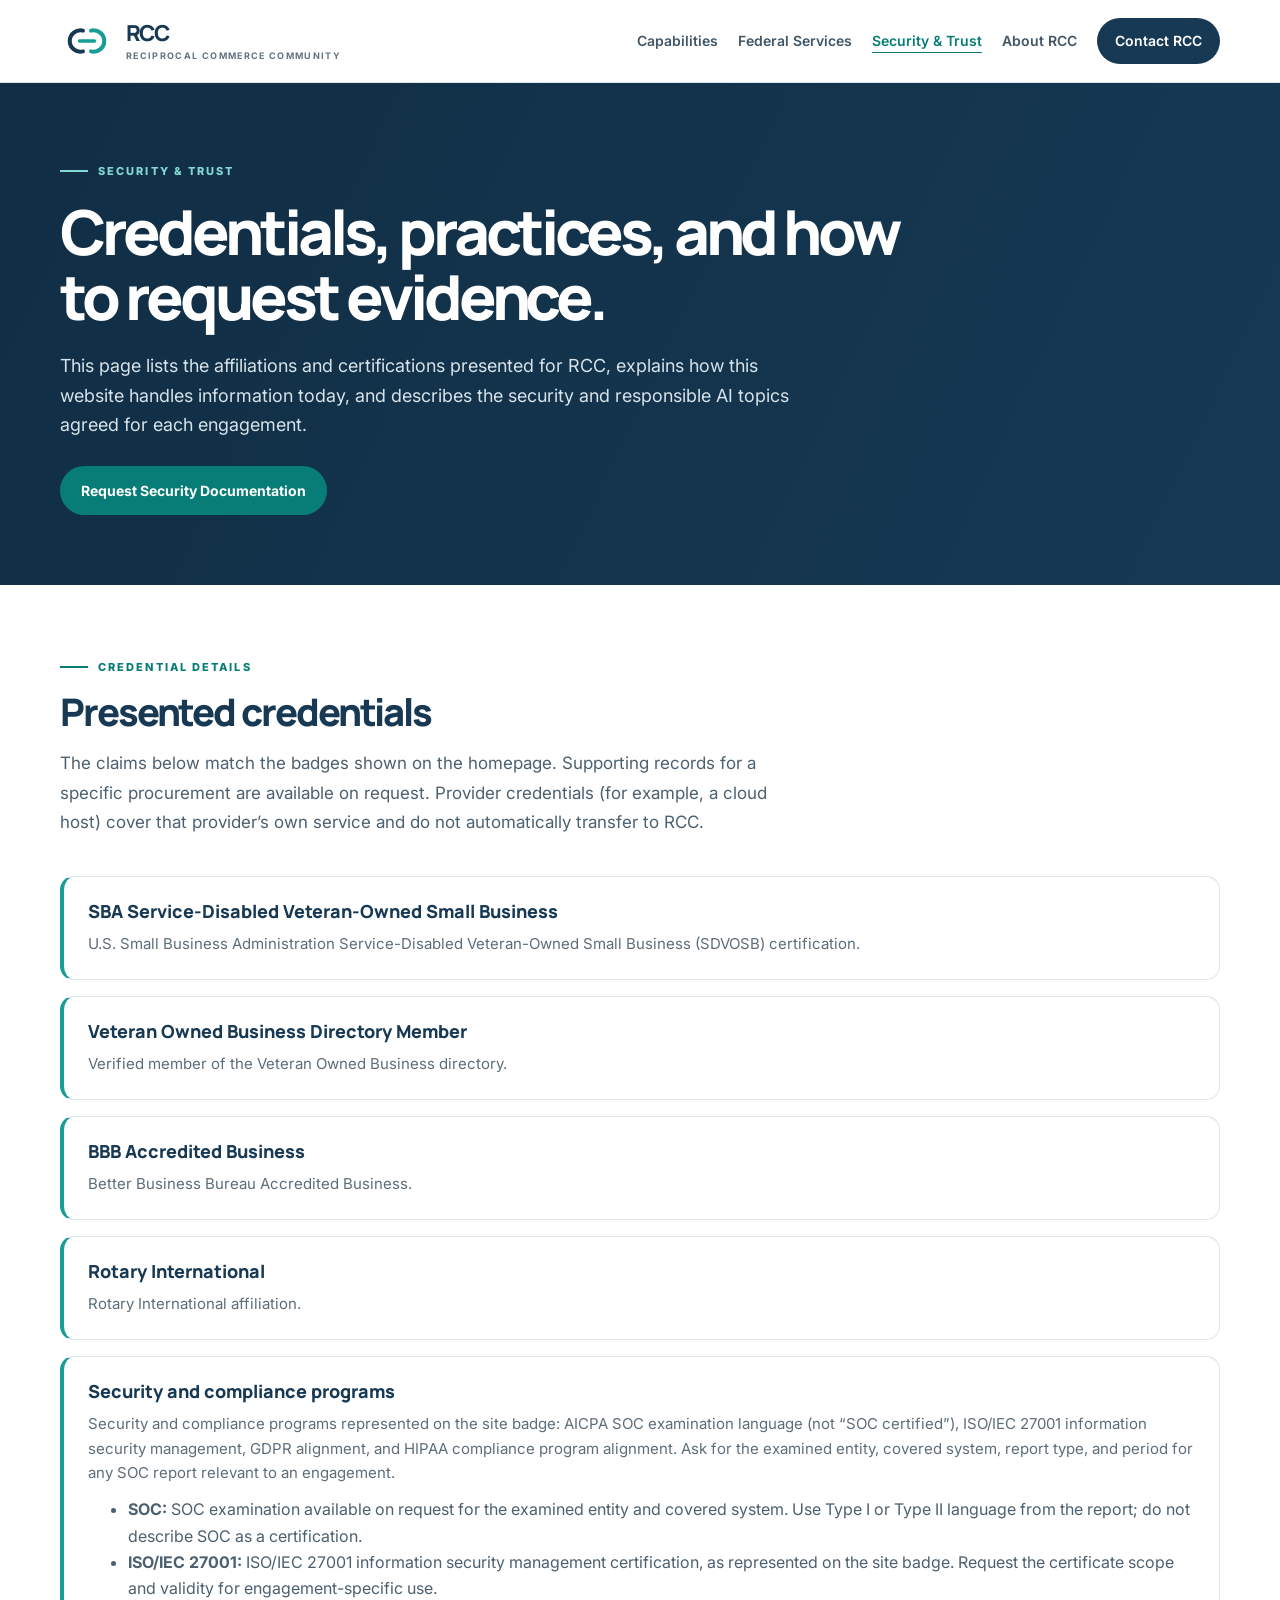
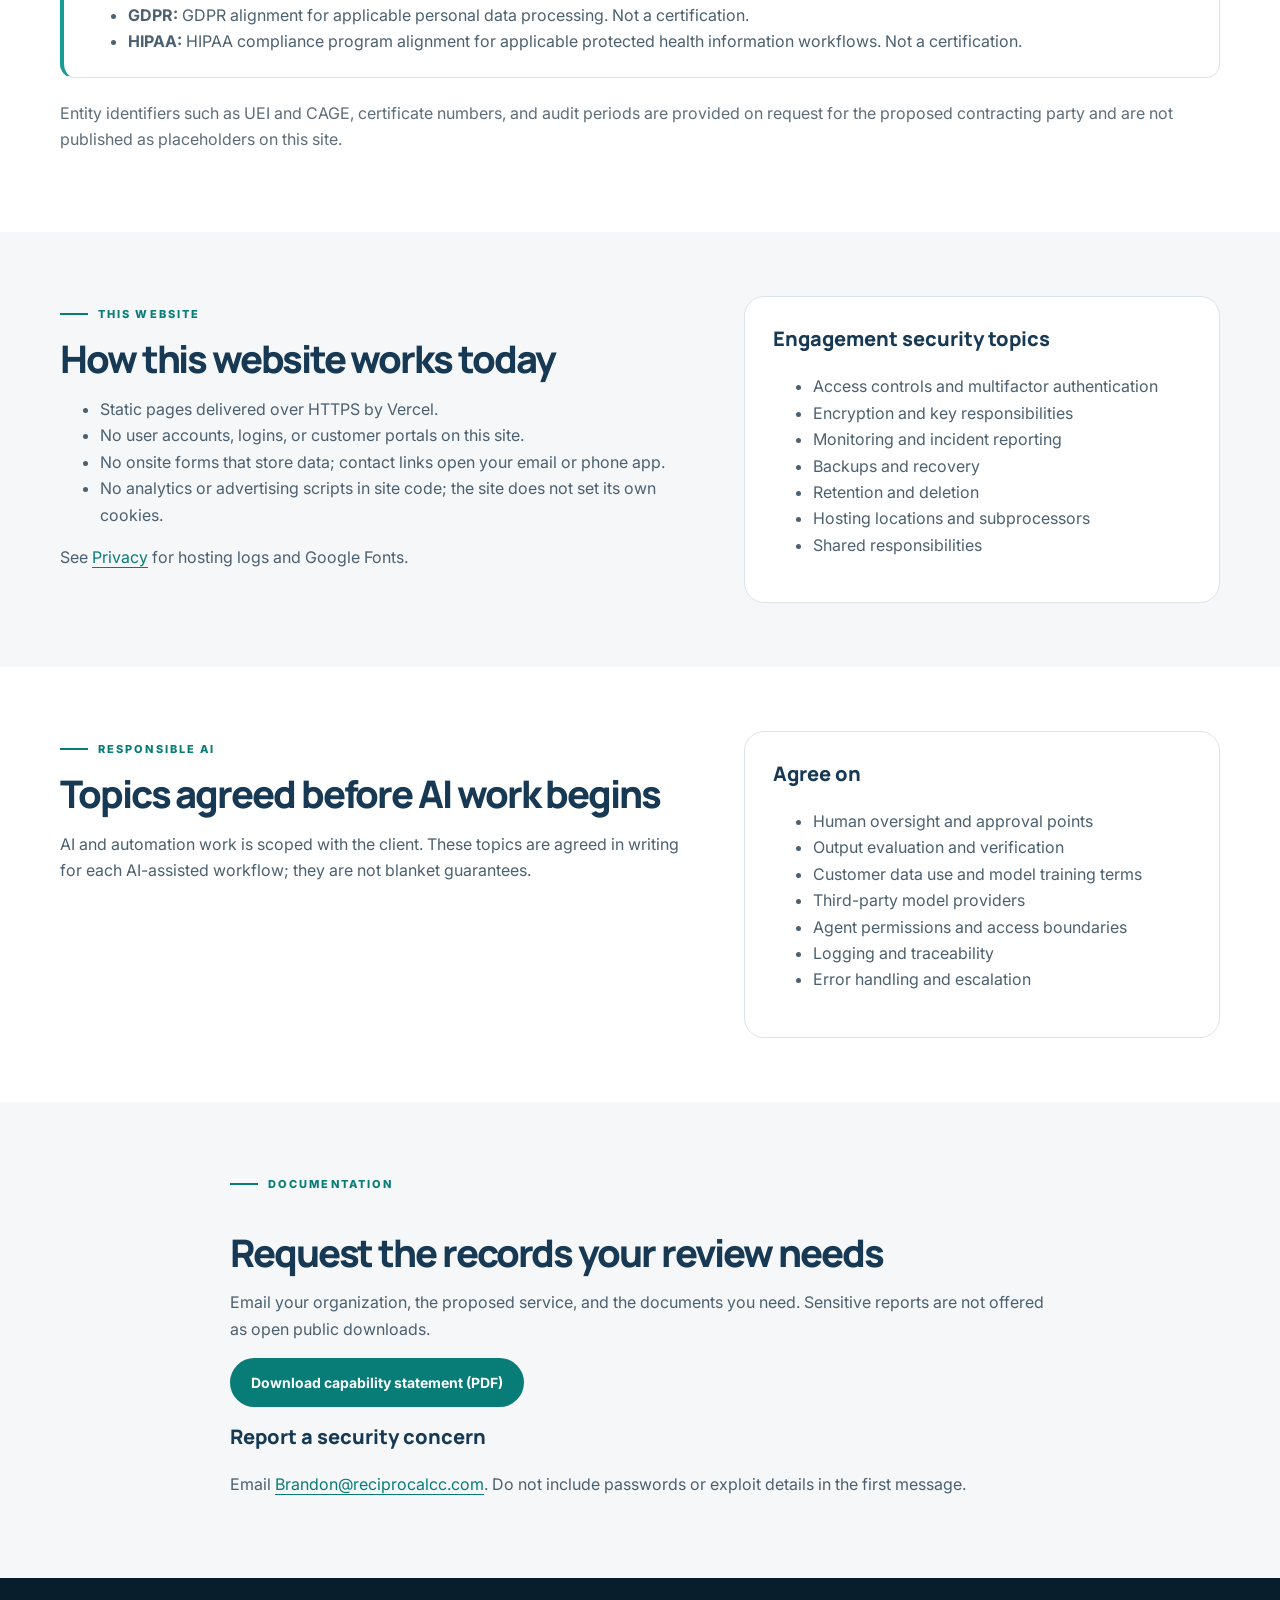
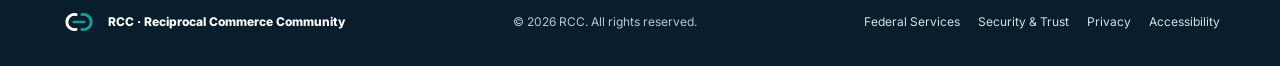
<file: security-trust.html>
<!doctype html>
<html lang="en">
<head>
  <meta charset="utf-8" />
  <meta name="viewport" content="width=device-width, initial-scale=1" />
  <meta name="theme-color" content="#173954" />
  <title>Security &amp; Trust | RCC</title>
  <meta name="description" content="RCC credentials, website security practices, and how to request engagement documentation." />
  <meta property="og:type" content="website" />
  <meta property="og:title" content="Security &amp; Trust | RCC" />
  <meta property="og:description" content="RCC credentials, website security practices, and how to request engagement documentation." />
  <meta property="og:image" content="assets/brand/rcc-partnership-bridge.svg" />
  <link rel="canonical" href="https://reciprocalcc.vercel.app/security-trust.html" />
  <link rel="icon" href="assets/brand/favicon.svg" type="image/svg+xml" />
  <link rel="preconnect" href="https://fonts.googleapis.com" />
  <link rel="preconnect" href="https://fonts.gstatic.com" crossorigin />
  <link href="https://fonts.googleapis.com/css2?family=Manrope:wght@400;500;600;700;800&family=Inter:wght@400;500;600;700&display=swap" rel="stylesheet" />
  <link rel="stylesheet" href="assets/site.css" />
  <script src="assets/site.js" defer></script>
</head>
<body>
  <a class="skip-link" href="#main-content">Skip to content</a>
  <header class="site-header">
    <div class="container nav">
      <a class="brand-lockup" href="index.html" aria-label="RCC home"><img src="assets/brand/rcc-partnership-bridge.svg" width="54" height="40" alt="" /><span class="brand-copy"><strong>RCC</strong><span>RECIPROCAL COMMERCE COMMUNITY</span></span></a>
      <button class="menu-toggle" type="button" aria-expanded="false" aria-controls="primary-nav">Menu</button>
      <nav class="nav-links" id="primary-nav" aria-label="Primary navigation">
        <a href="index.html#capabilities">Capabilities</a>
        <a href="federal-services.html">Federal Services</a>
        <a href="security-trust.html" aria-current="page">Security &amp; Trust</a>
        <a href="index.html#about">About RCC</a>
        <a class="nav-cta" href="index.html#contact">Contact RCC</a>
      </nav>
    </div>
  </header>
  <main id="main-content" tabindex="-1">
    <section class="page-hero">
      <div class="container">
        <div class="eyebrow">Security &amp; Trust</div>
        <h1>Credentials, practices, and how to request evidence.</h1>
        <p>This page lists the affiliations and certifications presented for RCC, explains how this website handles information today, and describes the security and responsible AI topics agreed for each engagement.</p>
        <div class="actions"><a class="button button-primary" href="mailto:Brandon@reciprocalcc.com?subject=RCC%20Security%20Documentation%20Request">Request Security Documentation</a></div>
      </div>
    </section>

    <section class="content-section" id="credentials">
      <div class="container">
        <div class="section-head">
          <div class="eyebrow">Credential details</div>
          <h2>Presented credentials</h2>
          <p class="section-lede">The claims below match the badges shown on the homepage. Supporting records for a specific procurement are available on request. Provider credentials (for example, a cloud host) cover that provider’s own service and do not automatically transfer to RCC.</p>
        </div>
        <div class="claim-list">
          <article class="claim-card" id="claim-sba-sdvosb">
      <h3>SBA Service-Disabled Veteran-Owned Small Business</h3>
      <p>U.S. Small Business Administration Service-Disabled Veteran-Owned Small Business (SDVOSB) certification.</p>
      
    </article><article class="claim-card" id="claim-vob">
      <h3>Veteran Owned Business Directory Member</h3>
      <p>Verified member of the Veteran Owned Business directory.</p>
      
    </article><article class="claim-card" id="claim-bbb">
      <h3>BBB Accredited Business</h3>
      <p>Better Business Bureau Accredited Business.</p>
      
    </article><article class="claim-card" id="claim-rotary">
      <h3>Rotary International</h3>
      <p>Rotary International affiliation.</p>
      
    </article><article class="claim-card" id="claim-security-programs">
      <h3>Security and compliance programs</h3>
      <p>Security and compliance programs represented on the site badge: AICPA SOC examination language (not “SOC certified”), ISO/IEC 27001 information security management, GDPR alignment, and HIPAA compliance program alignment. Ask for the examined entity, covered system, report type, and period for any SOC report relevant to an engagement.</p>
      <ul><li><strong>SOC:</strong> SOC examination available on request for the examined entity and covered system. Use Type I or Type II language from the report; do not describe SOC as a certification.</li><li><strong>ISO/IEC 27001:</strong> ISO/IEC 27001 information security management certification, as represented on the site badge. Request the certificate scope and validity for engagement-specific use.</li><li><strong>GDPR:</strong> GDPR alignment for applicable personal data processing. Not a certification.</li><li><strong>HIPAA:</strong> HIPAA compliance program alignment for applicable protected health information workflows. Not a certification.</li></ul>
    </article>
        </div>
        <p style="margin-top:22px;color:var(--muted)">Entity identifiers such as UEI and CAGE, certificate numbers, and audit periods are provided on request for the proposed contracting party and are not published as placeholders on this site.</p>
      </div>
    </section>

    <section class="content-section tinted" id="data-handling">
      <div class="container two-column">
        <div>
          <div class="eyebrow">This website</div>
          <h2>How this website works today</h2>
          <ul>
            <li>Static pages delivered over HTTPS by Vercel.</li>
            <li>No user accounts, logins, or customer portals on this site.</li>
            <li>No onsite forms that store data; contact links open your email or phone app.</li>
            <li>No analytics or advertising scripts in site code; the site does not set its own cookies.</li>
          </ul>
          <p>See <a href="privacy.html">Privacy</a> for hosting logs and Google Fonts.</p>
        </div>
        <div class="info-card">
          <h3>Engagement security topics</h3>
          <ul>
            <li>Access controls and multifactor authentication</li>
            <li>Encryption and key responsibilities</li>
            <li>Monitoring and incident reporting</li>
            <li>Backups and recovery</li>
            <li>Retention and deletion</li>
            <li>Hosting locations and subprocessors</li>
            <li>Shared responsibilities</li>
          </ul>
        </div>
      </div>
    </section>

    <section class="content-section" id="responsible-ai">
      <div class="container two-column">
        <div>
          <div class="eyebrow">Responsible AI</div>
          <h2>Topics agreed before AI work begins</h2>
          <p>AI and automation work is scoped with the client. These topics are agreed in writing for each AI-assisted workflow; they are not blanket guarantees.</p>
        </div>
        <div class="info-card">
          <h3>Agree on</h3>
          <ul>
            <li>Human oversight and approval points</li>
            <li>Output evaluation and verification</li>
            <li>Customer data use and model training terms</li>
            <li>Third-party model providers</li>
            <li>Agent permissions and access boundaries</li>
            <li>Logging and traceability</li>
            <li>Error handling and escalation</li>
          </ul>
        </div>
      </div>
    </section>

    <section class="content-section tinted" id="documents">
      <div class="container reading">
        <div class="eyebrow">Documentation</div>
        <h2>Request the records your review needs</h2>
        <p>Email your organization, the proposed service, and the documents you need. Sensitive reports are not offered as open public downloads.</p>
        <p><a class="button button-primary doc-download" href="assets/docs/rcc-capability-statement.pdf">Download capability statement (PDF)</a></p>
        <h3>Report a security concern</h3>
        <p>Email <a href="mailto:Brandon@reciprocalcc.com?subject=RCC%20Security%20Concern">Brandon@reciprocalcc.com</a>. Do not include passwords or exploit details in the first message.</p>
      </div>
    </section>
  </main>
  <footer>
    <div class="container footer-inner">
      <div class="footer-brand"><img src="assets/brand/rcc-partnership-bridge-dark.svg" width="38" height="28" alt="" /> RCC · Reciprocal Commerce Community</div>
      <div>© <span id="year">2026</span> RCC. All rights reserved.</div>
      <nav class="footer-links" aria-label="Footer navigation">
        <a href="federal-services.html">Federal Services</a>
        <a href="security-trust.html" aria-current="page">Security &amp; Trust</a>
        <a href="privacy.html">Privacy</a>
        <a href="accessibility.html">Accessibility</a>
      </nav>
    </div>
  </footer>
</body>
</html>
</file>
<file: assets/site.css>
:root {
      --navy: #173954;
      --navy-deep: #0d263a;
      --teal: #087d78;
      --teal-bright: #58c9c0;
      --slate: #647482;
      --ink: #142b3d;
      --muted: #5d6d79;
      --paper: #f5f7f8;
      --white: #ffffff;
      --line: #dce4e9;
      --soft-teal: #e8f5f4;
      --shadow: 0 18px 48px rgba(13, 38, 58, .10);
      --radius: 22px;
    }
    * { box-sizing: border-box; }
    html { scroll-behavior: smooth; scroll-padding-top: 88px; }
    body { margin: 0; background: var(--white); color: var(--ink); font-family: Inter, Arial, sans-serif; line-height: 1.65; }
    a { color: inherit; }
    .container { width: min(1160px, calc(100% - 48px)); margin: 0 auto; }
    .site-header { position: sticky; top: 0; z-index: 20; background: rgba(255,255,255,.94); backdrop-filter: blur(16px); border-bottom: 1px solid rgba(220,228,233,.9); }
    .nav { min-height: 82px; display: flex; align-items: center; justify-content: space-between; gap: 28px; }
    .brand-lockup { display: inline-flex; align-items: center; gap: 12px; text-decoration: none; min-width: 260px; }
    .brand-lockup img { width: 54px; height: 40px; object-fit: contain; }
    .brand-copy { display: grid; line-height: 1.1; }
    .brand-copy strong { font-family: Manrope, sans-serif; font-size: 22px; font-weight: 800; letter-spacing: -.04em; color: var(--navy); }
    .brand-copy span { margin-top: 5px; font-size: 9px; font-weight: 700; letter-spacing: .15em; color: var(--slate); white-space: nowrap; }
    .nav-links { display: flex; align-items: center; gap: 28px; }
    .nav-links a { text-decoration: none; color: #405566; font-size: 14px; font-weight: 600; transition: color .2s ease; }
    .nav-links a:hover { color: var(--teal); }
    .nav-links .nav-cta { padding: 11px 18px; color: white; background: var(--navy); border-radius: 999px; }
    .nav-links .nav-cta:hover { color: white; background: #0f2e46; }
    .menu-toggle { display: none; border: 1px solid var(--line); background: white; color: var(--navy); border-radius: 12px; padding: 9px 12px; font: inherit; font-weight: 700; }
    .hero { overflow: hidden; position: relative; color: white; background: linear-gradient(115deg, #102e45 0%, var(--navy) 58%, #0d2b42 100%); }
    .hero:before, .hero:after { content: ""; position: absolute; pointer-events: none; border: 1px solid rgba(88,201,192,.22); border-radius: 50%; width: 620px; height: 620px; right: -100px; top: -330px; }
    .hero:after { width: 800px; height: 800px; right: -170px; top: -420px; border-color: rgba(255,255,255,.10); }
    .hero-grid { position: relative; z-index: 1; display: grid; grid-template-columns: 1.12fr .88fr; gap: 64px; align-items: center; padding: 100px 0 96px; }
    .eyebrow { display: inline-flex; align-items: center; gap: 10px; color: var(--teal); font-size: 11px; font-weight: 800; letter-spacing: .19em; text-transform: uppercase; }
    .eyebrow:before { content: ""; width: 28px; height: 2px; background: currentColor; }
    .hero .eyebrow { color: #72d5cd; }
    h1, h2, h3, p { margin-top: 0; }
    h1 { max-width: 720px; margin: 20px 0 22px; font-family: Manrope, sans-serif; font-size: clamp(46px, 6vw, 76px); font-weight: 800; letter-spacing: -.065em; line-height: 1.04; }
    .hero-lede { max-width: 660px; margin-bottom: 30px; color: #d7e3e9; font-size: clamp(17px, 1.7vw, 20px); line-height: 1.7; }
    .actions { display: flex; flex-wrap: wrap; gap: 12px; }
    .button { display: inline-flex; align-items: center; justify-content: center; gap: 10px; min-height: 48px; padding: 12px 20px; border: 1px solid transparent; border-radius: 999px; text-decoration: none; font-size: 14px; font-weight: 700; transition: transform .2s ease, background .2s ease; }
    .button:hover { transform: translateY(-2px); }
    .button-primary { background: var(--teal); color: white; }
    .button-primary:hover { background: #10847f; }
    .button-outline { border-color: rgba(255,255,255,.48); color: white; }
    .button-outline:hover { background: rgba(255,255,255,.10); }
    .hero-panel { position: relative; min-height: 360px; display: flex; flex-direction: column; justify-content: space-between; padding: 30px; border: 1px solid rgba(255,255,255,.16); border-radius: 28px; background: linear-gradient(145deg, rgba(255,255,255,.12), rgba(255,255,255,.035)); box-shadow: 0 30px 80px rgba(0,0,0,.16); }
    .hero-panel:after { content: ""; position: absolute; inset: 0; border-radius: inherit; background: radial-gradient(circle at 72% 28%, rgba(21,157,150,.25), transparent 44%); pointer-events: none; }
    .hero-panel > * { position: relative; z-index: 1; }
    .panel-label { color: #9adbd6; font-size: 10px; font-weight: 800; letter-spacing: .2em; text-transform: uppercase; }
    .hero-symbol { width: min(100%, 330px); height: auto; align-self: center; margin: 8px 0; }
    .panel-statement { max-width: 360px; color: white; font-family: Manrope, sans-serif; font-size: 24px; font-weight: 700; line-height: 1.35; }
    .panel-statement span { color: #71d2ca; }
    .proof-strip { background: #f1f5f7; border-bottom: 1px solid var(--line); }
    .proof-inner { min-height: 82px; display: flex; align-items: center; justify-content: space-between; gap: 24px; flex-wrap: wrap; }
    .proof-inner span { color: #496071; font-size: 12px; font-weight: 800; letter-spacing: .12em; text-transform: uppercase; }
    .proof-inner strong { color: var(--navy); font-family: Manrope, sans-serif; font-size: 15px; }
    section { padding: 94px 0; }
    .section-head { max-width: 720px; margin-bottom: 38px; }
    h2 { margin: 14px 0 16px; color: var(--navy); font-family: Manrope, sans-serif; font-size: clamp(34px, 4vw, 50px); line-height: 1.12; letter-spacing: -.055em; font-weight: 800; }
    .section-lede { color: var(--muted); font-size: 17px; line-height: 1.75; }
    .capabilities { display: grid; grid-template-columns: repeat(3, 1fr); gap: 18px; }
    .capability { min-height: 250px; padding: 28px; border: 1px solid var(--line); border-radius: var(--radius); background: white; box-shadow: 0 8px 26px rgba(23,57,84,.035); transition: transform .2s ease, box-shadow .2s ease; }
    .capability:hover { transform: translateY(-4px); box-shadow: var(--shadow); }
    .cap-icon { display: grid; place-items: center; width: 48px; height: 48px; border-radius: 15px; background: var(--soft-teal); color: var(--teal); }
    .cap-icon svg { width: 24px; height: 24px; stroke: currentColor; fill: none; stroke-width: 1.8; stroke-linecap: round; stroke-linejoin: round; }
    .capability h3 { margin: 20px 0 9px; color: var(--navy); font-family: Manrope, sans-serif; font-size: 19px; font-weight: 800; letter-spacing: -.025em; }
    .capability p { margin: 0; color: var(--muted); font-size: 14px; line-height: 1.75; }
    .product-band { padding: 0 0 94px; }
    .product-card { display: grid; grid-template-columns: .85fr 1.15fr; gap: 48px; align-items: center; padding: 46px; border-radius: 28px; background: linear-gradient(125deg, #102e45, #173954); color: white; overflow: hidden; }
    .product-visual { min-height: 260px; display: grid; place-items: center; border: 1px solid rgba(255,255,255,.15); border-radius: 22px; background: radial-gradient(circle at center, rgba(21,157,150,.24), transparent 62%), rgba(255,255,255,.035); }
    .product-visual img { width: 220px; max-width: 80%; filter: drop-shadow(0 12px 24px rgba(0,0,0,.16)); }
    .status { display: inline-flex; padding: 6px 10px; border: 1px solid rgba(113,210,202,.38); border-radius: 999px; color: #8de0d9; font-size: 10px; font-weight: 800; letter-spacing: .13em; text-transform: uppercase; }
    .product-card h2 { margin-top: 18px; color: white; }
    .product-card p { max-width: 620px; color: #d5e2e9; }
    .product-points { display: flex; flex-wrap: wrap; gap: 10px; margin-top: 22px; }
    .product-points span { padding: 8px 12px; border-radius: 999px; background: rgba(255,255,255,.09); color: #e5f0f3; font-size: 12px; font-weight: 600; }
    .process { background: var(--paper); }
    .process-grid { display: grid; grid-template-columns: repeat(3, 1fr); gap: 28px; margin-top: 42px; }
    .process-step { padding-top: 22px; border-top: 2px solid #c7d5dc; }
    .process-step .number { color: var(--teal); font-family: Manrope, sans-serif; font-size: 14px; font-weight: 800; letter-spacing: .12em; }
    .process-step h3 { margin: 12px 0 8px; color: var(--navy); font-family: Manrope, sans-serif; font-size: 21px; font-weight: 800; }
    .process-step p { color: var(--muted); font-size: 14px; }
    .opportunities { display: grid; grid-template-columns: 1fr .9fr; gap: 52px; align-items: center; }
    .opportunity-panel { padding: 30px; border: 1px solid var(--line); border-radius: var(--radius); background: #fbfcfd; }
    .opportunity-panel h3 { color: var(--navy); font-family: Manrope, sans-serif; font-size: 19px; }
    .opportunity-panel p { color: var(--muted); font-size: 14px; }
    .opportunity-panel a { color: var(--teal); font-weight: 700; text-decoration-thickness: 1px; text-underline-offset: 4px; }
    .about { background: #f1f5f7; }
    .about-grid { display: grid; grid-template-columns: .8fr 1.2fr; gap: 64px; align-items: start; }
    .about-mark { display: grid; place-items: center; min-height: 300px; border-radius: 26px; background: white; border: 1px solid var(--line); }
    .about-mark img { width: 260px; max-width: 75%; }
    .about-copy p { color: var(--muted); font-size: 16px; }
    .about-values { display: grid; grid-template-columns: repeat(3,1fr); gap: 12px; margin-top: 28px; }
    .about-values div { padding: 14px; border-radius: 14px; background: white; color: var(--navy); font-size: 12px; font-weight: 800; text-align: center; }
    .contact { color: white; background: var(--navy-deep); }
    .contact-grid { display: grid; grid-template-columns: 1.1fr .9fr; gap: 60px; align-items: center; }
    .contact h2 { color: white; }
    .contact .section-lede { color: #d1dfe6; }
    .contact-card { padding: 30px; border: 1px solid rgba(255,255,255,.16); border-radius: 22px; background: rgba(255,255,255,.06); }
    .contact-card .contact-label { color: #83d9d2; font-size: 10px; font-weight: 800; letter-spacing: .16em; text-transform: uppercase; }
    .contact-card a { display: inline-block; margin-top: 8px; color: white; font-size: 17px; font-weight: 700; text-decoration: none; }
    .contact-card p { margin: 0 0 20px; color: #c9d8e0; font-size: 14px; }
    .contact-card p:last-child { margin-bottom: 0; }
    footer { padding: 30px 0; background: #091e2d; color: #b6c6cf; font-size: 12px; }
    .footer-inner { display: flex; align-items: center; justify-content: space-between; gap: 20px; flex-wrap: wrap; }
    .footer-brand { display: flex; align-items: center; gap: 10px; color: white; font-weight: 800; }
    .footer-brand img { width: 38px; height: 28px; }
    .footer-links { display: flex; gap: 18px; }
    .footer-links a { color: #d2dfe5; text-decoration: none; }

    .credentials { padding: 44px 0; background: var(--paper); border-top: 1px solid var(--line); }
    .credentials h2 { margin: 0 0 26px; font-size: 24px; text-align: center; letter-spacing: -.025em; }
    .credential-badges { display: flex; flex-wrap: wrap; justify-content: center; align-items: stretch; gap: 24px; margin: 0; padding: 0; list-style: none; }
    .credential-badge { flex: 0 1 240px; display: flex; flex-direction: column; align-items: center; justify-content: space-between; gap: 16px; padding: 22px; border: 1px solid var(--line); border-radius: 16px; background: white; text-align: center; }
    .credential-badge img { display: block; width: 100%; max-width: 190px; height: 190px; object-fit: contain; }
    .credential-badge span { color: var(--navy); font-size: 13px; font-weight: 700; line-height: 1.5; }
    .credential-badge-group { flex-basis: 560px; max-width: 100%; }
    .credential-badge-group img { max-width: 100%; height: auto; }
    @media (max-width: 1080px) {
      .hero-grid, .product-card, .opportunities, .about-grid, .contact-grid { grid-template-columns: 1fr; }
      .hero-grid { gap: 38px; padding: 76px 0; }
      .hero-panel { min-height: 300px; }
      .capabilities { grid-template-columns: repeat(2,1fr); }
      .product-card { gap: 30px; padding: 30px; }
      .about-grid, .contact-grid { gap: 34px; }
    }
    @media (max-width: 680px) {
      .container { width: min(100% - 32px, 1160px); }
      .nav { min-height: 72px; }
      .brand-lockup { min-width: 0; }
      .brand-lockup img { width: 46px; }
      .brand-copy strong { font-size: 20px; }
      .brand-copy span { font-size: 8px; letter-spacing: .09em; }
      .menu-toggle { display: inline-flex; }
      .nav-links { display: none; position: absolute; top: 72px; left: 0; right: 0; padding: 18px 24px 24px; background: white; border-bottom: 1px solid var(--line); flex-direction: column; align-items: stretch; gap: 0; }
      .nav-links.open { display: flex; }
      .nav-links a { padding: 12px 0; margin: 0; }
      .nav-links .nav-cta { margin-top: 8px; padding: 12px 16px; text-align: center; }
      .hero-grid { padding: 64px 0; }
      h1 { font-size: clamp(42px, 13vw, 58px); }
      .hero-panel { padding: 24px; min-height: 270px; }
      .panel-statement { font-size: 21px; }
      .proof-inner { justify-content: flex-start; padding: 20px 0; gap: 12px 20px; }
      .proof-inner span { width: 100%; }
      section { padding: 68px 0; }
      .capabilities, .process-grid { grid-template-columns: 1fr; }
      .capability { min-height: 0; }
      .product-band { padding-bottom: 68px; }
      .product-card { padding: 22px; }
      .product-visual { min-height: 210px; }
      .about-values { grid-template-columns: 1fr; }
      .footer-inner { align-items: flex-start; flex-direction: column; }
    }
    @media (prefers-reduced-motion: reduce) { html { scroll-behavior: auto; } *, *:before, *:after { transition-duration: .01ms !important; animation-duration: .01ms !important; } }
  
.skip-link { position: fixed; top: 8px; left: 8px; transform: translateY(-150%); z-index: 100; padding: 12px 20px; background: white; color: #173954; border: 3px solid #087d78; border-radius: 8px; }
.skip-link:focus { transform: translateY(0); }
:focus-visible { outline: 3px solid #087d78; outline-offset: 5px; }
.hero :focus-visible, .contact :focus-visible, footer :focus-visible { outline-color: #83d9d2; }
.nav-links { gap: 20px; } .nav-links a { white-space: nowrap; }
.nav-links [aria-current=page] { color: #087d78; text-decoration: underline; text-underline-offset: 6px; }
.footer-links { flex-wrap: wrap; } .contact-card a { overflow-wrap: anywhere; }
.readiness-strip { background: #edf5f5; border-bottom: 1px solid #dce4e9; }
.readiness-inner { padding: 20px 0; display: flex; align-items: center; flex-wrap: wrap; gap: 16px 30px; }
.readiness-inner strong { font-size: 11px; text-transform: uppercase; letter-spacing: .14em; color: #405566; }
.readiness-inner a { color: #173954; font-size: 14px; font-weight: 700; text-underline-offset: 5px; }
.page-hero { padding: 70px 0; background: linear-gradient(115deg,#102e45,#173954); color: white; }
.page-hero h1 { font-size: clamp(38px,5vw,62px); max-width: 900px; }
.page-hero .eyebrow { color: #83d9d2; } .page-hero p { color: #d7e3e9; max-width: 740px; font-size: 18px; }
.page-hero .actions { margin-top: 26px; }
.content-section { padding: 64px 0; } .content-section.tinted { background: #f5f7f8; }
.content-section h2 { font-size: clamp(29px,3vw,38px); max-width: 800px; }
.content-section h3 { color: #173954; font: 800 20px Manrope,Arial,sans-serif; line-height: 1.4; }
.content-section p,.content-section li { color: #4c6070; }
.content-section a { color: #087d78; text-underline-offset: 4px; }
.content-section .button-primary { color: white; }
.two-column { display: grid; grid-template-columns: 1.15fr .85fr; gap: 40px; align-items: start; }
.info-card { border: 1px solid #dce4e9; border-radius: 20px; padding: 28px; background: white; }
.info-card dl { margin: 0; } .info-card dt { color: #4c6070; font-size: 12px; font-weight: 700; text-transform: uppercase; letter-spacing: .06em; margin-top: 18px; }
.info-card dt:first-child { margin-top: 0; } .info-card dd { margin: 4px 0 0; color: #173954; overflow-wrap: anywhere; }
.detail-grid { display: grid; grid-template-columns: repeat(2,minmax(0,1fr)); gap: 20px; }
.detail-grid p:last-child { margin-bottom: 0; }
.step-list { counter-reset: steps; padding: 0; list-style: none; display: grid; gap: 16px; }
.step-list li { padding: 22px 24px; border: 1px solid #dce4e9; border-radius: 16px; background: white; }
.step-list strong { display: block; color: #173954; margin-bottom: 6px; }
.reading { max-width: 820px; } .reading h2 { margin-top: 38px; } .reading h2:first-child { margin-top: 0; }
.reading li { margin: 8px 0; } .page-date { font-size: 13px; }
.subnav { display:flex; flex-wrap:wrap; gap:12px 24px; margin-top:28px; } .subnav a { font-weight:700; }
@media(max-width:1080px) { .menu-toggle { display:inline-flex; } .nav-links { display:none; position:absolute; top:82px; left:0; right:0; padding:18px 24px; background:white; flex-direction:column; align-items:stretch; gap:0; border-bottom:1px solid #dce4e9; } .nav-links.open { display:flex; } .nav-links a { padding:12px; } .nav-links .nav-cta { margin-top:8px; } }
@media(max-width:680px) { .two-column,.detail-grid { grid-template-columns:1fr; } .page-hero { padding:50px 0; } .content-section { padding:46px 0; } .info-card { padding:22px; } .nav-links { top:72px; } .readiness-inner { gap:14px 22px; } .readiness-inner strong { width:100%; } }

    /* t8u: credentials strip + affiliation cards */
    .cred-strip { background: #0f2a3d; border-bottom: 1px solid rgba(21,157,150,.35); }
    .cred-strip-inner { display: flex; flex-wrap: wrap; align-items: center; gap: 10px 18px; padding: 16px 0; }
    .cred-strip-label { color: #9adbd6; font-size: 11px; font-weight: 800; letter-spacing: .14em; text-transform: uppercase; margin-right: 6px; }
    .cred-chip { display: inline-flex; align-items: center; min-height: 34px; padding: 6px 12px; border-radius: 999px; border: 1px solid rgba(255,255,255,.18); background: rgba(255,255,255,.06); color: #e8f2f6; font-size: 12px; font-weight: 700; text-decoration: none; }
    .cred-chip:hover { border-color: #72d5cd; color: white; }
    .cred-strip-more { margin-left: auto; color: #72d5cd; font-size: 13px; font-weight: 700; text-decoration: none; }
    .cred-strip-more:hover { text-decoration: underline; }
    .affiliations { padding: 64px 0; background: linear-gradient(180deg, #f5f7f8 0%, #eef3f5 100%); border-top: 1px solid var(--line); }
    .affiliations .section-head { margin: 0 auto 34px; text-align: center; }
    .affiliation-grid { display: grid; grid-template-columns: repeat(5, minmax(0, 1fr)); gap: 18px; margin: 0; padding: 0; list-style: none; }
    .affiliation-card { display: flex; flex-direction: column; min-height: 100%; border-radius: 18px; overflow: hidden; border: 1px solid var(--line); background: white; box-shadow: 0 10px 28px rgba(23,57,84,.06); text-decoration: none; color: inherit; transition: transform .2s ease, box-shadow .2s ease; }
    .affiliation-card:hover { transform: translateY(-3px); box-shadow: 0 18px 40px rgba(23,57,84,.12); }
    .affiliation-media { display: grid; place-items: center; min-height: 168px; padding: 18px; background: linear-gradient(160deg, #102e45, #173954 55%, #0f3a4a); }
    .affiliation-media img { width: 100%; max-width: 148px; max-height: 132px; object-fit: contain; filter: drop-shadow(0 8px 18px rgba(0,0,0,.22)); }
    .affiliation-card.wide .affiliation-media img { max-width: 220px; }
    .affiliation-body { display: grid; gap: 6px; padding: 16px 16px 18px; }
    .affiliation-body strong { color: var(--navy); font-family: Manrope, sans-serif; font-size: 14px; font-weight: 800; line-height: 1.35; }
    .affiliation-body span { color: var(--muted); font-size: 12px; line-height: 1.5; }
    .claim-list { display: grid; gap: 16px; }
    .claim-card { padding: 22px 24px; border: 1px solid var(--line); border-left: 4px solid #159d96; border-radius: 14px; background: white; }
    .claim-card h3 { margin: 0 0 8px; color: var(--navy); font-family: Manrope, sans-serif; font-size: 18px; }
    .claim-card p { margin: 0; color: var(--muted); font-size: 15px; }
    .claim-card ul { margin: 10px 0 0; color: var(--muted); }
    .doc-download { display: inline-flex; align-items: center; gap: 8px; }
    @media (max-width: 1100px) { .affiliation-grid { grid-template-columns: repeat(3, 1fr); } }
    @media (max-width: 720px) {
      .affiliation-grid { grid-template-columns: 1fr 1fr; }
      .cred-strip-more { margin-left: 0; width: 100%; }
    }
    @media (max-width: 420px) { .affiliation-grid { grid-template-columns: 1fr; } }
</file>
